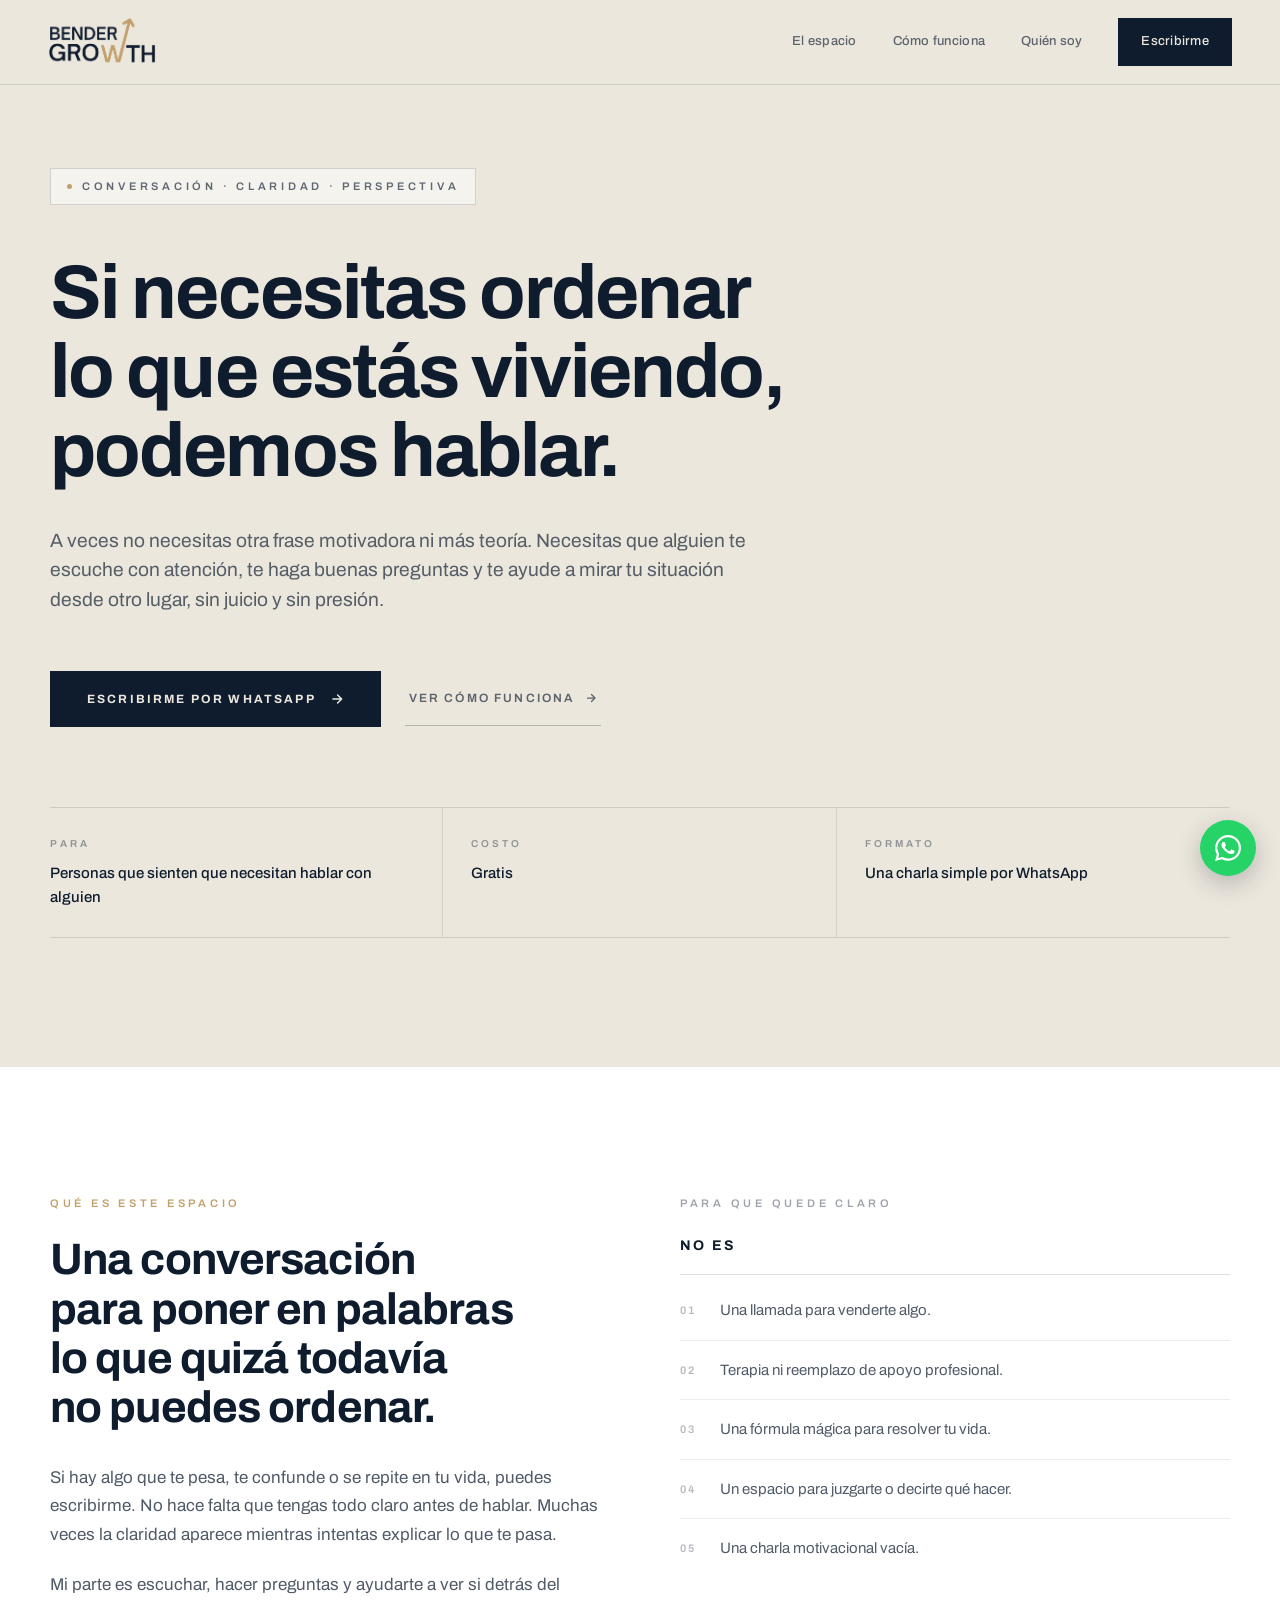
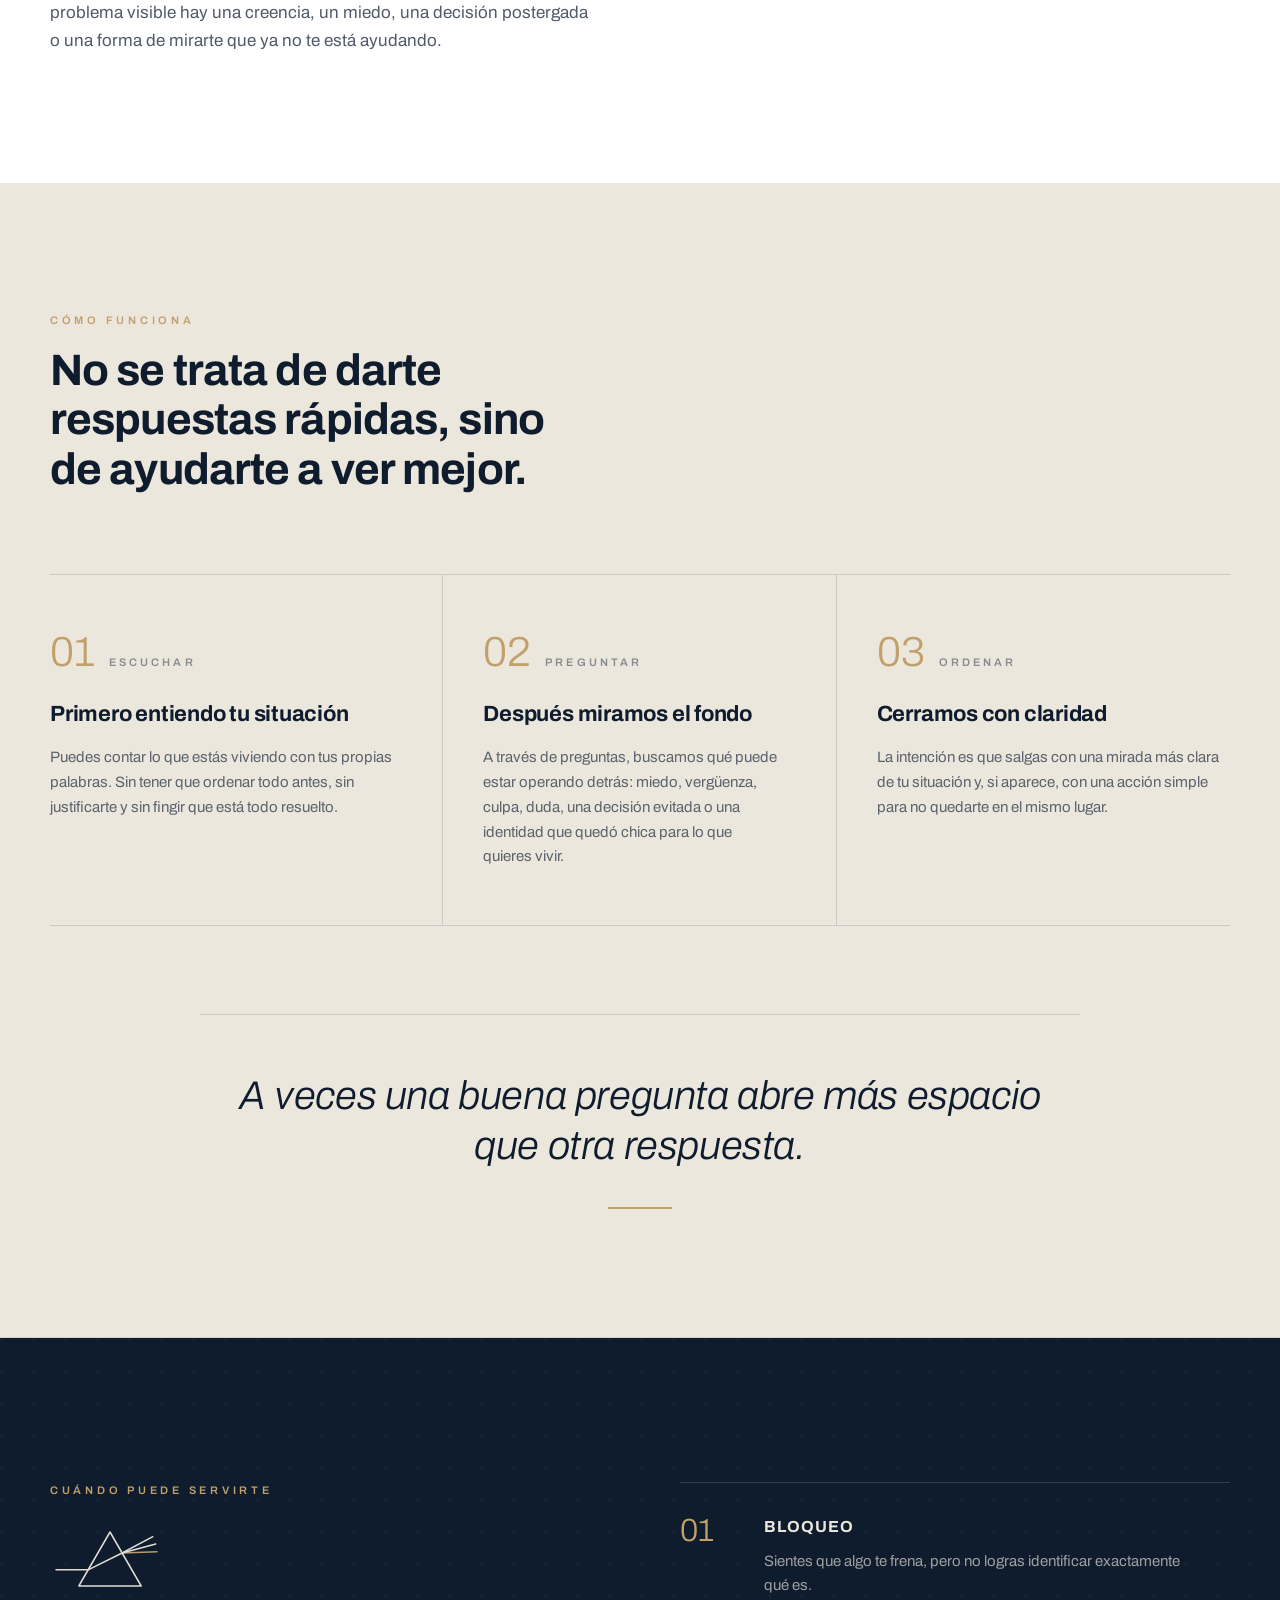
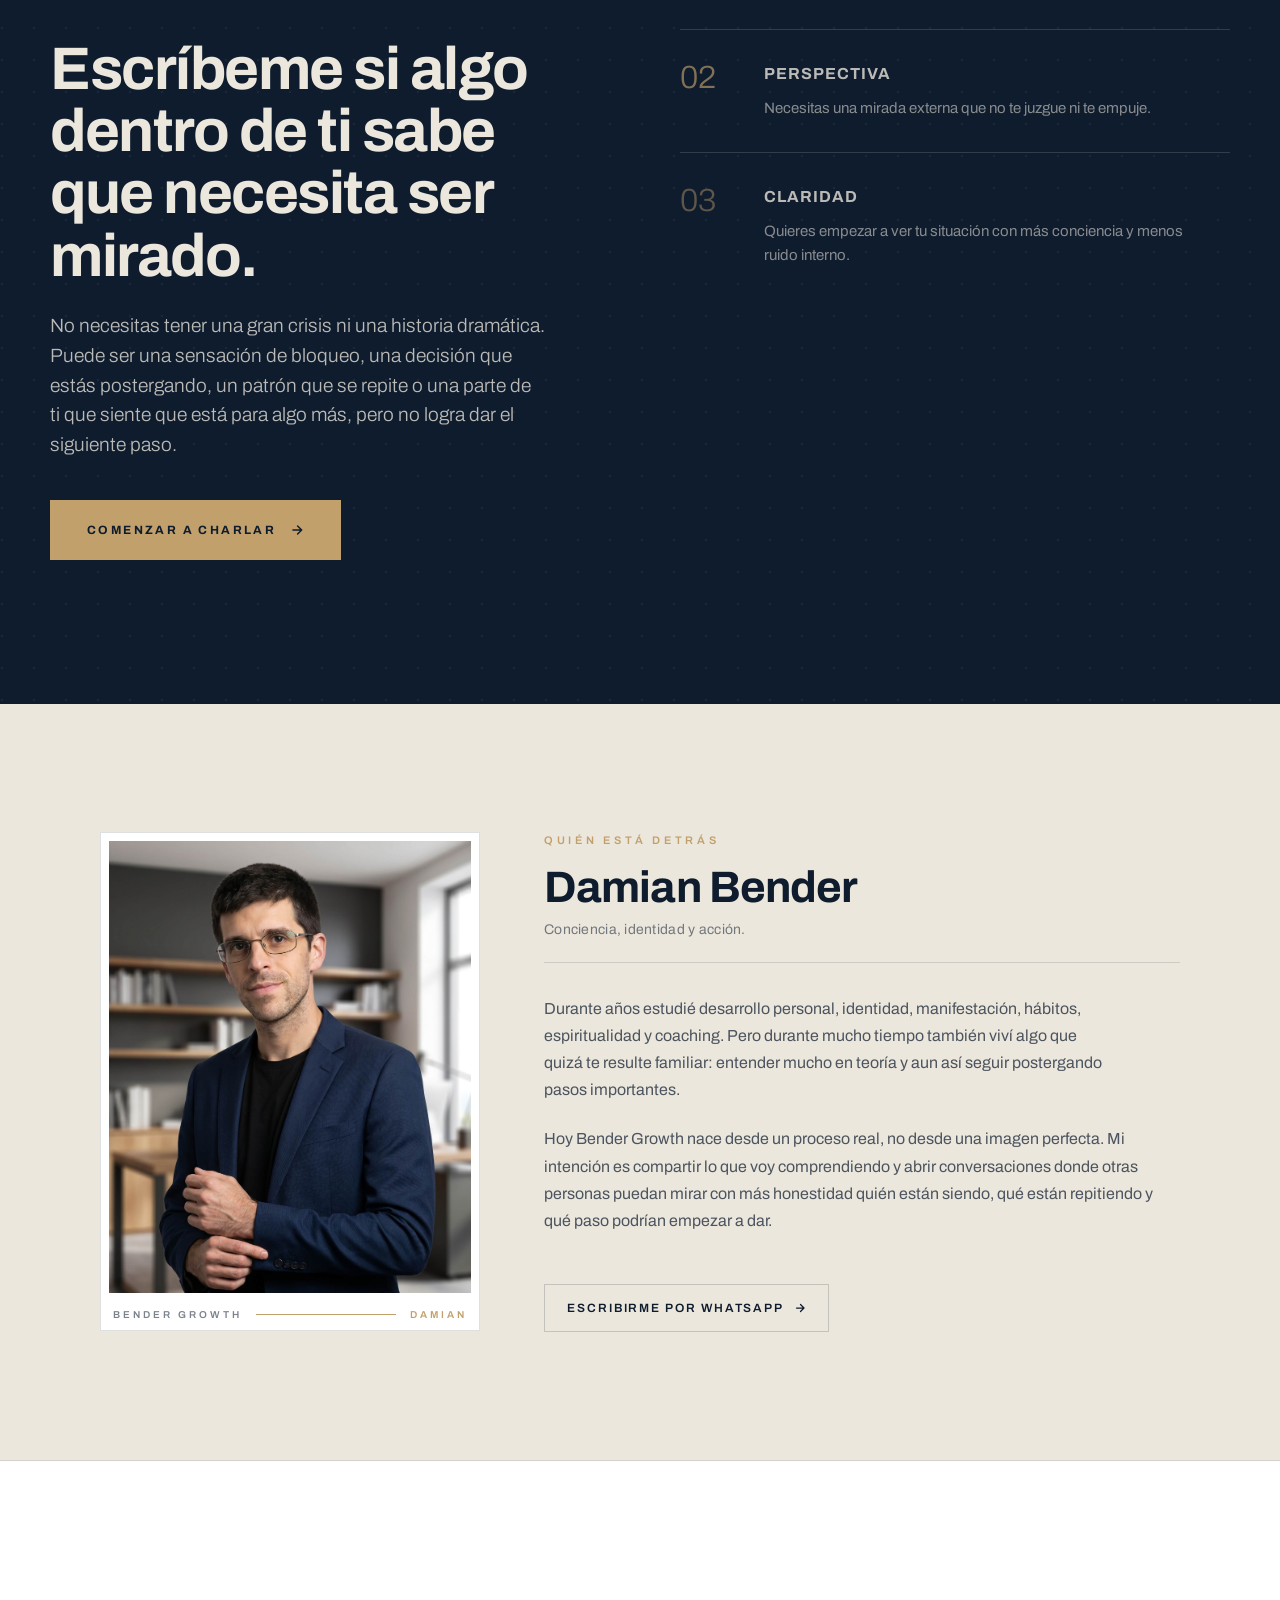
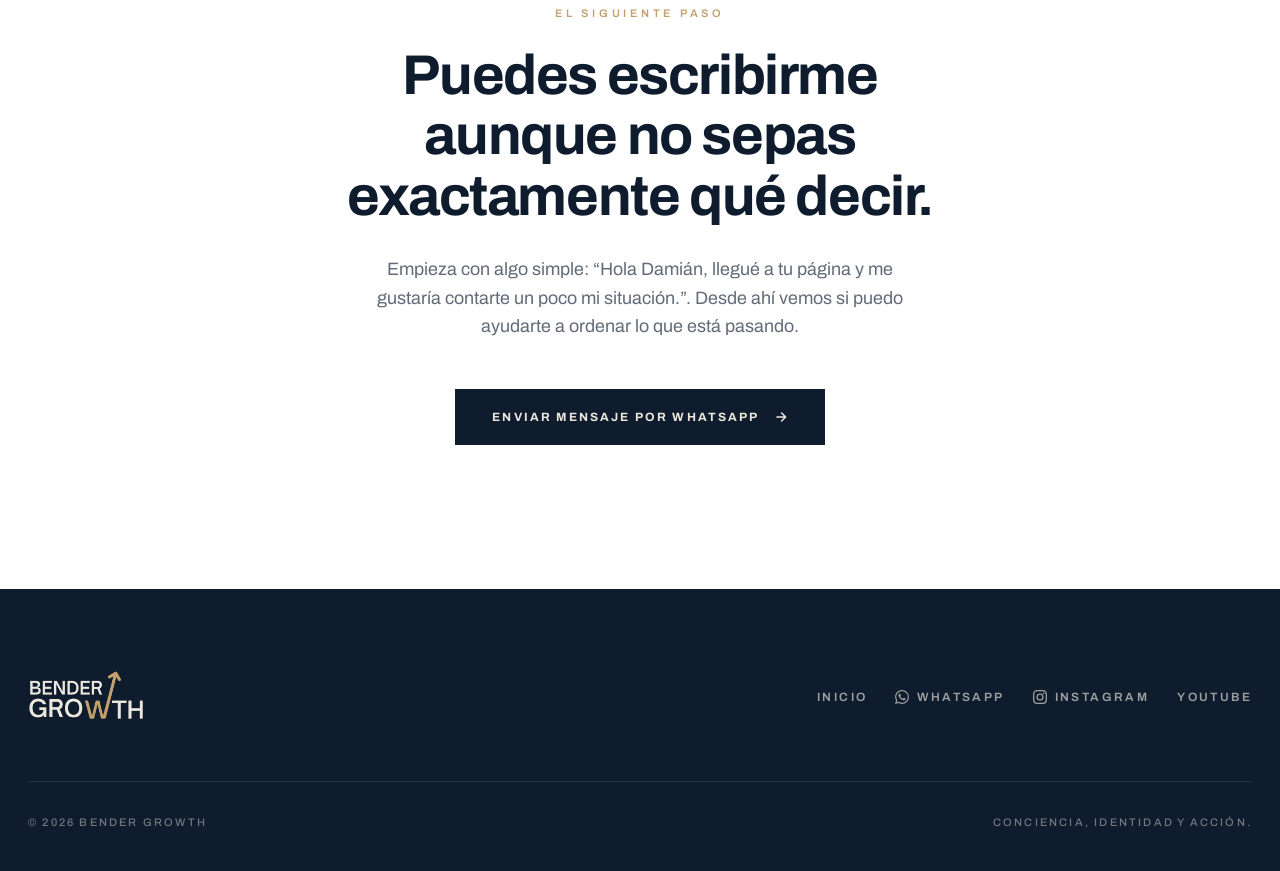
<file: index.html>
<!DOCTYPE html>
<html lang="es">
<head>
  <meta charset="UTF-8" />
  <meta name="viewport" content="width=device-width, initial-scale=1.0" />

  <!-- Primary -->
  <title>Bender Growth · Un espacio para hablar con claridad</title>
  <meta name="description" content="Un espacio gratuito para hablar, ordenar lo que estás viviendo y mirar tu situación desde otra perspectiva. Escríbeme por WhatsApp y comenzamos a charlar." />
  <link rel="canonical" href="/" />
  <meta name="author" content="Damian Bender" />
  <meta name="theme-color" content="#0E1C2E" />

  <!-- Favicons -->
  <link rel="icon" href="/assets/favicon/favicon.ico" sizes="any" />
  <link rel="icon" type="image/png" sizes="32x32" href="/assets/favicon/favicon-32x32.png" />
  <link rel="apple-touch-icon" href="/assets/favicon/apple-touch-icon.png" />

  <!-- Open Graph -->
  <meta property="og:type" content="website" />
  <meta property="og:site_name" content="Bender Growth" />
  <meta property="og:locale" content="es" />
  <meta property="og:title" content="Bender Growth · Un espacio para hablar con claridad" />
  <meta property="og:description" content="Si necesitas que alguien te escuche, te haga buenas preguntas y te ayude a mirar lo que estás viviendo desde otra perspectiva, puedes escribirme por WhatsApp." />
  <meta property="og:url" content="https://bendergrowth.org/" />
  <meta property="og:image" content="https://bendergrowth.org/assets/img/og-home.png" />
  <meta property="og:image:width" content="1200" />
  <meta property="og:image:height" content="630" />
  <meta property="og:image:alt" content="Bender Growth" />

  <!-- Twitter -->
  <meta name="twitter:card" content="summary_large_image" />
  <meta name="twitter:title" content="Bender Growth · Un espacio para hablar con claridad" />
  <meta name="twitter:description" content="Un espacio gratuito para hablar, ordenar lo que estás viviendo y mirar tu situación desde otra perspectiva." />
  <meta name="twitter:image" content="https://bendergrowth.org/assets/img/og-home.png" />

  <!-- Fonts -->
  <link rel="preconnect" href="https://fonts.googleapis.com" />
  <link rel="preconnect" href="https://fonts.gstatic.com" crossorigin />
  <link href="https://fonts.googleapis.com/css2?family=Archivo:wght@300;400;500;600;700&display=swap" rel="stylesheet" />

  <!-- Styles -->
  <link rel="stylesheet" href="/css/global.css" />
  <link rel="stylesheet" href="/css/home.css" />

  <!-- Structured data -->
  <script type="application/ld+json">
  {
    "@context": "https://schema.org",
    "@type": "Person",
    "name": "Damian Bender",
    "url": "https://bendergrowth.org/",
    "image": "https://bendergrowth.org/assets/img/og-home.png",
    "jobTitle": "Creador de Bender Growth",
    "description": "Acompaño conversaciones de claridad personal desde escucha, preguntas, conciencia, identidad y acción.",
    "sameAs": [
      "https://www.youtube.com/@DamianBenderGrowth",
      "https://www.instagram.com/bendergrowth"
    ]
  }
  </script>
</head>
<body>

  <!-- NAV -->
  <nav class="nav">
    <div class="nav-inner">
      <a href="#top" class="nav-logo" aria-label="Bender Growth · Inicio">
        <img src="/assets/img/logos/logo-bendergrowth-dark.png" alt="Bender Growth" width="180" height="52" />
      </a>
      <div class="nav-links">
        <a href="#espacio">El espacio</a>
        <a href="#charla">Cómo funciona</a>
        <a href="#fundador">Quién soy</a>
        <a href="https://wa.me/543794273789?text=Hola%20Dami%C3%A1n%2C%20llegu%C3%A9%20a%20tu%20p%C3%A1gina%20y%20me%20gustar%C3%ADa%20contarte%20un%20poco%20mi%20situaci%C3%B3n." target="_blank" rel="noopener noreferrer" class="nav-cta">
          Escribirme
        </a>
      </div>
    </div>
  </nav>

  <main>

  <!-- HERO -->
  <section id="top" class="hero">
    <div class="hero-inner">
      <span class="eyebrow-pill">Conversación · claridad · perspectiva</span>
      <h1>Si necesitas ordenar lo que estás viviendo, podemos hablar.</h1>
      <p class="lead">
        A veces no necesitas otra frase motivadora ni más teoría. Necesitas que alguien te escuche con atención, te haga buenas preguntas y te ayude a mirar tu situación desde otro lugar, sin juicio y sin presión.
      </p>
      <div class="hero-actions">
        <a href="https://wa.me/543794273789?text=Hola%20Dami%C3%A1n%2C%20llegu%C3%A9%20a%20tu%20p%C3%A1gina%20y%20me%20gustar%C3%ADa%20contarte%20un%20poco%20mi%20situaci%C3%B3n." target="_blank" rel="noopener noreferrer" class="btn-dark">
          Escribirme por WhatsApp
          <svg width="14" height="14" viewBox="0 0 24 24" fill="none" stroke="currentColor" stroke-width="2.5" stroke-linecap="round" stroke-linejoin="round" aria-hidden="true"><path d="M5 12h14M13 5l7 7-7 7"/></svg>
        </a>
        <a href="#charla" class="btn-ghost">
          Ver cómo funciona
          <svg width="12" height="12" viewBox="0 0 24 24" fill="none" stroke="currentColor" stroke-width="2.5" stroke-linecap="round" stroke-linejoin="round" aria-hidden="true"><path d="M5 12h14M13 5l7 7-7 7"/></svg>
        </a>
      </div>

      <!-- Strip de contexto -->
      <div class="strip">
        <div>
          <span class="strip-label">Para</span>
          <span class="strip-value">Personas que sienten que necesitan hablar con alguien</span>
        </div>
        <div>
          <span class="strip-label">Costo</span>
          <span class="strip-value">Gratis</span>
        </div>
        <div>
          <span class="strip-label">Formato</span>
          <span class="strip-value">Una charla simple por WhatsApp</span>
        </div>
      </div>
    </div>
  </section>

  <!-- QUÉ ES / NO ES -->
  <section id="espacio" class="section white">
    <div class="section-inner">
      <div class="grid-2">
        <div class="lead-block">
          <span class="eyebrow" style="display:block; margin-bottom:24px;">Qué es este espacio</span>
          <h2 class="section-title" style="margin-bottom:32px;">
            Una conversación para poner en palabras lo que quizá todavía no puedes ordenar.
          </h2>
          <p>
            Si hay algo que te pesa, te confunde o se repite en tu vida, puedes escribirme. No hace falta que tengas todo claro antes de hablar. Muchas veces la claridad aparece mientras intentas explicar lo que te pasa.
          </p>
          <p>
            Mi parte es escuchar, hacer preguntas y ayudarte a ver si detrás del problema visible hay una creencia, un miedo, una decisión postergada o una forma de mirarte que ya no te está ayudando.
          </p>
        </div>

        <div class="nosomos">
          <span class="eyebrow" style="display:block; margin-bottom:24px; color: rgba(14,28,46,0.40);">Para que quede claro</span>
          <h3>No es</h3>
          <ul>
            <li><span>01</span><span>Una llamada para venderte algo.</span></li>
            <li><span>02</span><span>Terapia ni reemplazo de apoyo profesional.</span></li>
            <li><span>03</span><span>Una fórmula mágica para resolver tu vida.</span></li>
            <li><span>04</span><span>Un espacio para juzgarte o decirte qué hacer.</span></li>
            <li><span>05</span><span>Una charla motivacional vacía.</span></li>
          </ul>
        </div>
      </div>
    </div>
  </section>

  <!-- CÓMO FUNCIONA -->
  <section id="charla" class="section bone">
    <div class="section-inner">
      <div style="margin-bottom: 80px; max-width: 760px;">
        <span class="eyebrow" style="display:block; margin-bottom:18px;">Cómo funciona</span>
        <h2 class="section-title">
          No se trata de darte respuestas rápidas, sino de ayudarte a ver mejor.
        </h2>
      </div>

      <div class="three-cards">
        <div>
          <div class="num"><span>01</span><span>Escuchar</span></div>
          <h3>Primero entiendo tu situación</h3>
          <p>
            Puedes contar lo que estás viviendo con tus propias palabras. Sin tener que ordenar todo antes, sin justificarte y sin fingir que está todo resuelto.
          </p>
        </div>
        <div>
          <div class="num"><span>02</span><span>Preguntar</span></div>
          <h3>Después miramos el fondo</h3>
          <p>
            A través de preguntas, buscamos qué puede estar operando detrás: miedo, vergüenza, culpa, duda, una decisión evitada o una identidad que quedó chica para lo que quieres vivir.
          </p>
        </div>
        <div>
          <div class="num"><span>03</span><span>Ordenar</span></div>
          <h3>Cerramos con claridad</h3>
          <p>
            La intención es que salgas con una mirada más clara de tu situación y, si aparece, con una acción simple para no quedarte en el mismo lugar.
          </p>
        </div>
      </div>

      <p class="standalone-quote">
        A veces una buena pregunta abre más espacio que otra respuesta.
      </p>
    </div>
  </section>

  <!-- CUÁNDO ESCRIBIR -->
  <section class="section dark" style="padding: 144px 28px;">
    <div class="dotgrid"></div>
    <div class="section-inner" style="position: relative;">
      <div class="prisma-grid">
        <div>
          <span class="eyebrow" style="display:block; margin-bottom: 24px;">Cuándo puede servirte</span>

          <svg class="prisma-mark" width="120" height="72" viewBox="-100 -60 200 120" fill="none" stroke-width="2.5" stroke-linecap="round" stroke-linejoin="round" aria-hidden="true">
            <line stroke="#ECE7DD" x1="-90" y1="18" x2="-36.4" y2="18"/>
            <path stroke="#ECE7DD" d="M -52 45 L 0 -45 L 52 45 Z"/>
            <line stroke="#ECE7DD" x1="-36.4" y1="18" x2="20.2" y2="-10"/>
            <line stroke="#C2A06B" x1="20.2" y1="-10" x2="78.2" y2="-12"/>
            <line stroke="#ECE7DD" x1="20.2" y1="-10" x2="76.2" y2="-25"/>
            <line stroke="#ECE7DD" x1="20.2" y1="-10" x2="71.4" y2="-37.2"/>
          </svg>

          <h2>Escríbeme si algo dentro de ti sabe que necesita ser mirado.</h2>
          <p class="lead">
            No necesitas tener una gran crisis ni una historia dramática. Puede ser una sensación de bloqueo, una decisión que estás postergando, un patrón que se repite o una parte de ti que siente que está para algo más, pero no logra dar el siguiente paso.
          </p>

          <a href="https://wa.me/543794273789?text=Hola%20Dami%C3%A1n%2C%20llegu%C3%A9%20a%20tu%20p%C3%A1gina%20y%20me%20gustar%C3%ADa%20contarte%20un%20poco%20mi%20situaci%C3%B3n." target="_blank" rel="noopener noreferrer" class="btn-gold">
            Comenzar a charlar
            <svg width="14" height="14" viewBox="0 0 24 24" fill="none" stroke="currentColor" stroke-width="2.5" stroke-linecap="round" stroke-linejoin="round" aria-hidden="true"><path d="M5 12h14M13 5l7 7-7 7"/></svg>
          </a>
        </div>

        <div class="etapas-mini">
          <div class="e-1">
            <span class="e-num">01</span>
            <div>
              <h3>Bloqueo</h3>
              <p>Sientes que algo te frena, pero no logras identificar exactamente qué es.</p>
            </div>
          </div>
          <div class="e-2">
            <span class="e-num">02</span>
            <div>
              <h3>Perspectiva</h3>
              <p>Necesitas una mirada externa que no te juzgue ni te empuje.</p>
            </div>
          </div>
          <div class="e-3">
            <span class="e-num">03</span>
            <div>
              <h3>Claridad</h3>
              <p>Quieres empezar a ver tu situación con más conciencia y menos ruido interno.</p>
            </div>
          </div>
        </div>
      </div>
    </div>
  </section>

  <!-- FUNDADOR -->
  <section id="fundador" class="section bone">
    <div class="section-inner" style="max-width: 1080px;">
      <div class="fundador-grid">
        <div class="photo-frame">
          <div class="photo" role="img" aria-label="Retrato de Damian Bender"></div>
          <div class="photo-meta">
            <span>Bender Growth</span>
            <span class="hr-gold"></span>
            <span>Damian</span>
          </div>
        </div>

        <div class="fundador-content">
          <span class="eyebrow" style="display:block; margin-bottom:16px;">Quién está detrás</span>
          <h2>Damian Bender</h2>
          <p class="fundador-role">Conciencia, identidad y acción.</p>

          <p class="bio">
            Durante años estudié desarrollo personal, identidad, manifestación, hábitos, espiritualidad y coaching. Pero durante mucho tiempo también viví algo que quizá te resulte familiar: entender mucho en teoría y aun así seguir postergando pasos importantes.
          </p>
          <p class="bio">
            Hoy Bender Growth nace desde un proceso real, no desde una imagen perfecta. Mi intención es compartir lo que voy comprendiendo y abrir conversaciones donde otras personas puedan mirar con más honestidad quién están siendo, qué están repitiendo y qué paso podrían empezar a dar.
          </p>

          <a href="https://wa.me/543794273789?text=Hola%20Dami%C3%A1n%2C%20llegu%C3%A9%20a%20tu%20p%C3%A1gina%20y%20me%20gustar%C3%ADa%20contarte%20un%20poco%20mi%20situaci%C3%B3n." target="_blank" rel="noopener noreferrer" class="li-btn">
            Escribirme por WhatsApp
            <svg width="12" height="12" viewBox="0 0 24 24" fill="none" stroke="currentColor" stroke-width="2.5" stroke-linecap="round" stroke-linejoin="round" aria-hidden="true"><path d="M5 12h14M13 5l7 7-7 7"/></svg>
          </a>
        </div>
      </div>
    </div>
  </section>

  <!-- CTA FINAL -->
  <section class="cta-final">
    <div class="cta-final-inner">
      <span class="eyebrow" style="display:block; margin-bottom:24px;">El siguiente paso</span>
      <h2>Puedes escribirme aunque no sepas exactamente qué decir.</h2>
      <p>
        Empieza con algo simple: “Hola Damián, llegué a tu página y me gustaría contarte un poco mi situación.”. Desde ahí vemos si puedo ayudarte a ordenar lo que está pasando.
      </p>

      <a href="https://wa.me/543794273789?text=Hola%20Dami%C3%A1n%2C%20llegu%C3%A9%20a%20tu%20p%C3%A1gina%20y%20me%20gustar%C3%ADa%20contarte%20un%20poco%20mi%20situaci%C3%B3n." target="_blank" rel="noopener noreferrer" class="btn-dark">
        Enviar mensaje por WhatsApp
        <svg width="14" height="14" viewBox="0 0 24 24" fill="none" stroke="currentColor" stroke-width="2.5" stroke-linecap="round" stroke-linejoin="round" aria-hidden="true"><path d="M5 12h14M13 5l7 7-7 7"/></svg>
      </a>
    </div>
  </section>

  </main>

  <!-- FOOTER -->
  <footer>
    <div class="footer-inner">
      <div class="footer-top">
        <a href="#top" class="footer-logo" aria-label="Bender Growth · Inicio">
          <img src="/assets/img/logos/logo-bendergrowth-light.png" alt="Bender Growth" width="180" height="56" />
        </a>

        <nav class="footer-nav" aria-label="Pie de página">
          <a href="#top">Inicio</a>
          <a href="https://wa.me/543794273789?text=Hola%20Dami%C3%A1n%2C%20llegu%C3%A9%20a%20tu%20p%C3%A1gina%20y%20me%20gustar%C3%ADa%20contarte%20un%20poco%20mi%20situaci%C3%B3n." target="_blank" rel="noopener noreferrer" class="footer-li">
            <svg width="14" height="14" viewBox="0 0 24 24" fill="currentColor" aria-hidden="true"><path d="M17.472 14.382c-.297-.149-1.758-.867-2.03-.967-.273-.099-.471-.148-.67.15-.197.297-.767.966-.94 1.164-.173.199-.347.223-.644.075-.297-.15-1.255-.463-2.39-1.475-.883-.788-1.48-1.761-1.653-2.059-.173-.297-.018-.458.13-.606.134-.133.298-.347.446-.52.149-.174.198-.298.298-.497.099-.198.05-.371-.025-.52-.075-.149-.669-1.612-.916-2.207-.242-.579-.487-.5-.669-.51-.173-.008-.371-.01-.57-.01-.198 0-.52.074-.792.372s-1.04 1.016-1.04 2.479 1.065 2.876 1.213 3.074c.149.198 2.096 3.2 5.077 4.487.71.306 1.263.489 1.694.625.712.227 1.36.195 1.871.118.571-.085 1.758-.719 2.006-1.413.248-.694.248-1.289.173-1.413-.074-.124-.272-.198-.57-.347m-5.421 7.403h-.004a9.87 9.87 0 0 1-5.031-1.378l-.361-.214-3.741.982.998-3.648-.235-.374a9.86 9.86 0 0 1-1.51-5.26c.001-5.45 4.436-9.884 9.888-9.884 2.64 0 5.122 1.03 6.988 2.898a9.825 9.825 0 0 1 2.893 6.994c-.003 5.45-4.437 9.884-9.885 9.884m8.413-18.297A11.815 11.815 0 0 0 12.05 0C5.495 0 .16 5.335.157 11.892c0 2.096.547 4.142 1.588 5.945L.057 24l6.305-1.654a11.882 11.882 0 0 0 5.683 1.448h.005c6.554 0 11.89-5.335 11.893-11.893A11.821 11.821 0 0 0 20.464 3.488"/></svg>
            WhatsApp
          </a>
          <a href="https://www.instagram.com/bendergrowth" target="_blank" rel="noopener noreferrer" class="footer-li">
            <svg width="14" height="14" viewBox="0 0 24 24" fill="currentColor" aria-hidden="true"><path d="M12 2.163c3.204 0 3.584.012 4.85.07 3.252.148 4.771 1.691 4.919 4.919.058 1.265.069 1.645.069 4.849 0 3.205-.012 3.584-.069 4.849-.149 3.225-1.664 4.771-4.919 4.919-1.266.058-1.644.07-4.85.07-3.204 0-3.584-.012-4.849-.07-3.26-.149-4.771-1.699-4.919-4.92-.058-1.265-.07-1.644-.07-4.849 0-3.204.013-3.583.07-4.849.149-3.227 1.664-4.771 4.919-4.919 1.266-.057 1.645-.069 4.849-.069M12 0C8.741 0 8.333.014 7.053.072 2.695.272.273 2.69.073 7.052.014 8.333 0 8.741 0 12c0 3.259.014 3.668.072 4.948.2 4.358 2.618 6.78 6.98 6.98C8.333 23.986 8.741 24 12 24c3.259 0 3.668-.014 4.948-.072 4.354-.2 6.782-2.618 6.979-6.98.059-1.28.073-1.689.073-4.948 0-3.259-.014-3.667-.072-4.947-.196-4.354-2.617-6.78-6.979-6.98C15.668.014 15.259 0 12 0m0 5.838a6.162 6.162 0 100 12.324 6.162 6.162 0 000-12.324M12 16a4 4 0 110-8 4 4 0 010 8m6.406-11.845a1.44 1.44 0 100 2.881 1.44 1.44 0 000-2.881"/></svg>
            Instagram
          </a>
          <a href="https://www.youtube.com/@DamianBenderGrowth" target="_blank" rel="noopener noreferrer" class="footer-li">
            YouTube
          </a>
        </nav>
      </div>

      <div class="footer-bottom">
        <span>© <span data-year>2026</span> Bender Growth</span>
        <span>Conciencia, identidad y acción.</span>
      </div>
    </div>
  </footer>

  <!-- Floating WhatsApp -->
  <a href="https://wa.me/543794273789?text=Hola%20Dami%C3%A1n%2C%20llegu%C3%A9%20a%20tu%20p%C3%A1gina%20y%20me%20gustar%C3%ADa%20contarte%20un%20poco%20mi%20situaci%C3%B3n." target="_blank" rel="noopener noreferrer" aria-label="Escribir por WhatsApp" class="wa-float">
    <svg width="26" height="26" viewBox="0 0 24 24" fill="#FFFFFF" aria-hidden="true"><path d="M17.472 14.382c-.297-.149-1.758-.867-2.03-.967-.273-.099-.471-.148-.67.15-.197.297-.767.966-.94 1.164-.173.199-.347.223-.644.075-.297-.15-1.255-.463-2.39-1.475-.883-.788-1.48-1.761-1.653-2.059-.173-.297-.018-.458.13-.606.134-.133.298-.347.446-.52.149-.174.198-.298.298-.497.099-.198.05-.371-.025-.52-.075-.149-.669-1.612-.916-2.207-.242-.579-.487-.5-.669-.51-.173-.008-.371-.01-.57-.01-.198 0-.52.074-.792.372s-1.04 1.016-1.04 2.479 1.065 2.876 1.213 3.074c.149.198 2.096 3.2 5.077 4.487.71.306 1.263.489 1.694.625.712.227 1.36.195 1.871.118.571-.085 1.758-.719 2.006-1.413.248-.694.248-1.289.173-1.413-.074-.124-.272-.198-.57-.347m-5.421 7.403h-.004a9.87 9.87 0 0 1-5.031-1.378l-.361-.214-3.741.982.998-3.648-.235-.374a9.86 9.86 0 0 1-1.51-5.26c.001-5.45 4.436-9.884 9.888-9.884 2.64 0 5.122 1.03 6.988 2.898a9.825 9.825 0 0 1 2.893 6.994c-.003 5.45-4.437 9.884-9.885 9.884m8.413-18.297A11.815 11.815 0 0 0 12.05 0C5.495 0 .16 5.335.157 11.892c0 2.096.547 4.142 1.588 5.945L.057 24l6.305-1.654a11.882 11.882 0 0 0 5.683 1.448h.005c6.554 0 11.89-5.335 11.893-11.893A11.821 11.821 0 0 0 20.464 3.488"/></svg>
  </a>

  <script src="/js/main.js" defer></script>
</body>
</html>
</file>
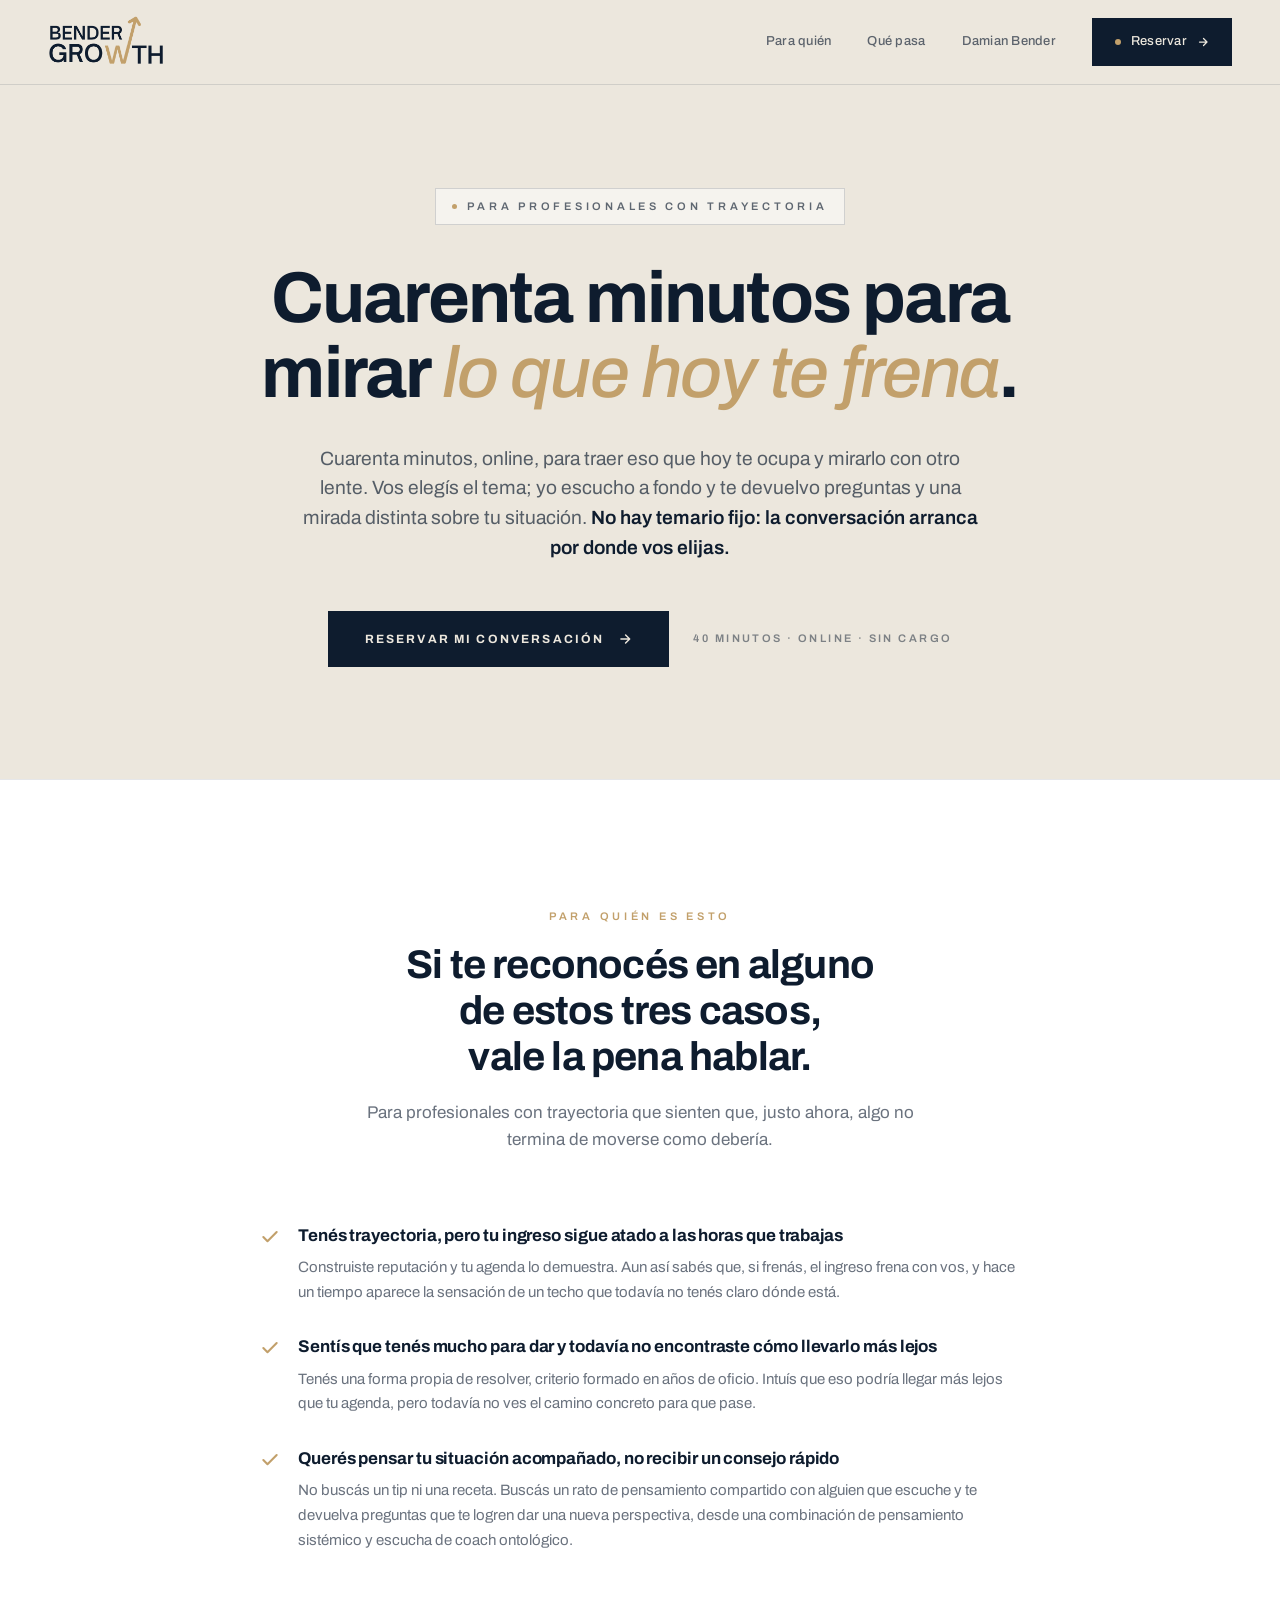
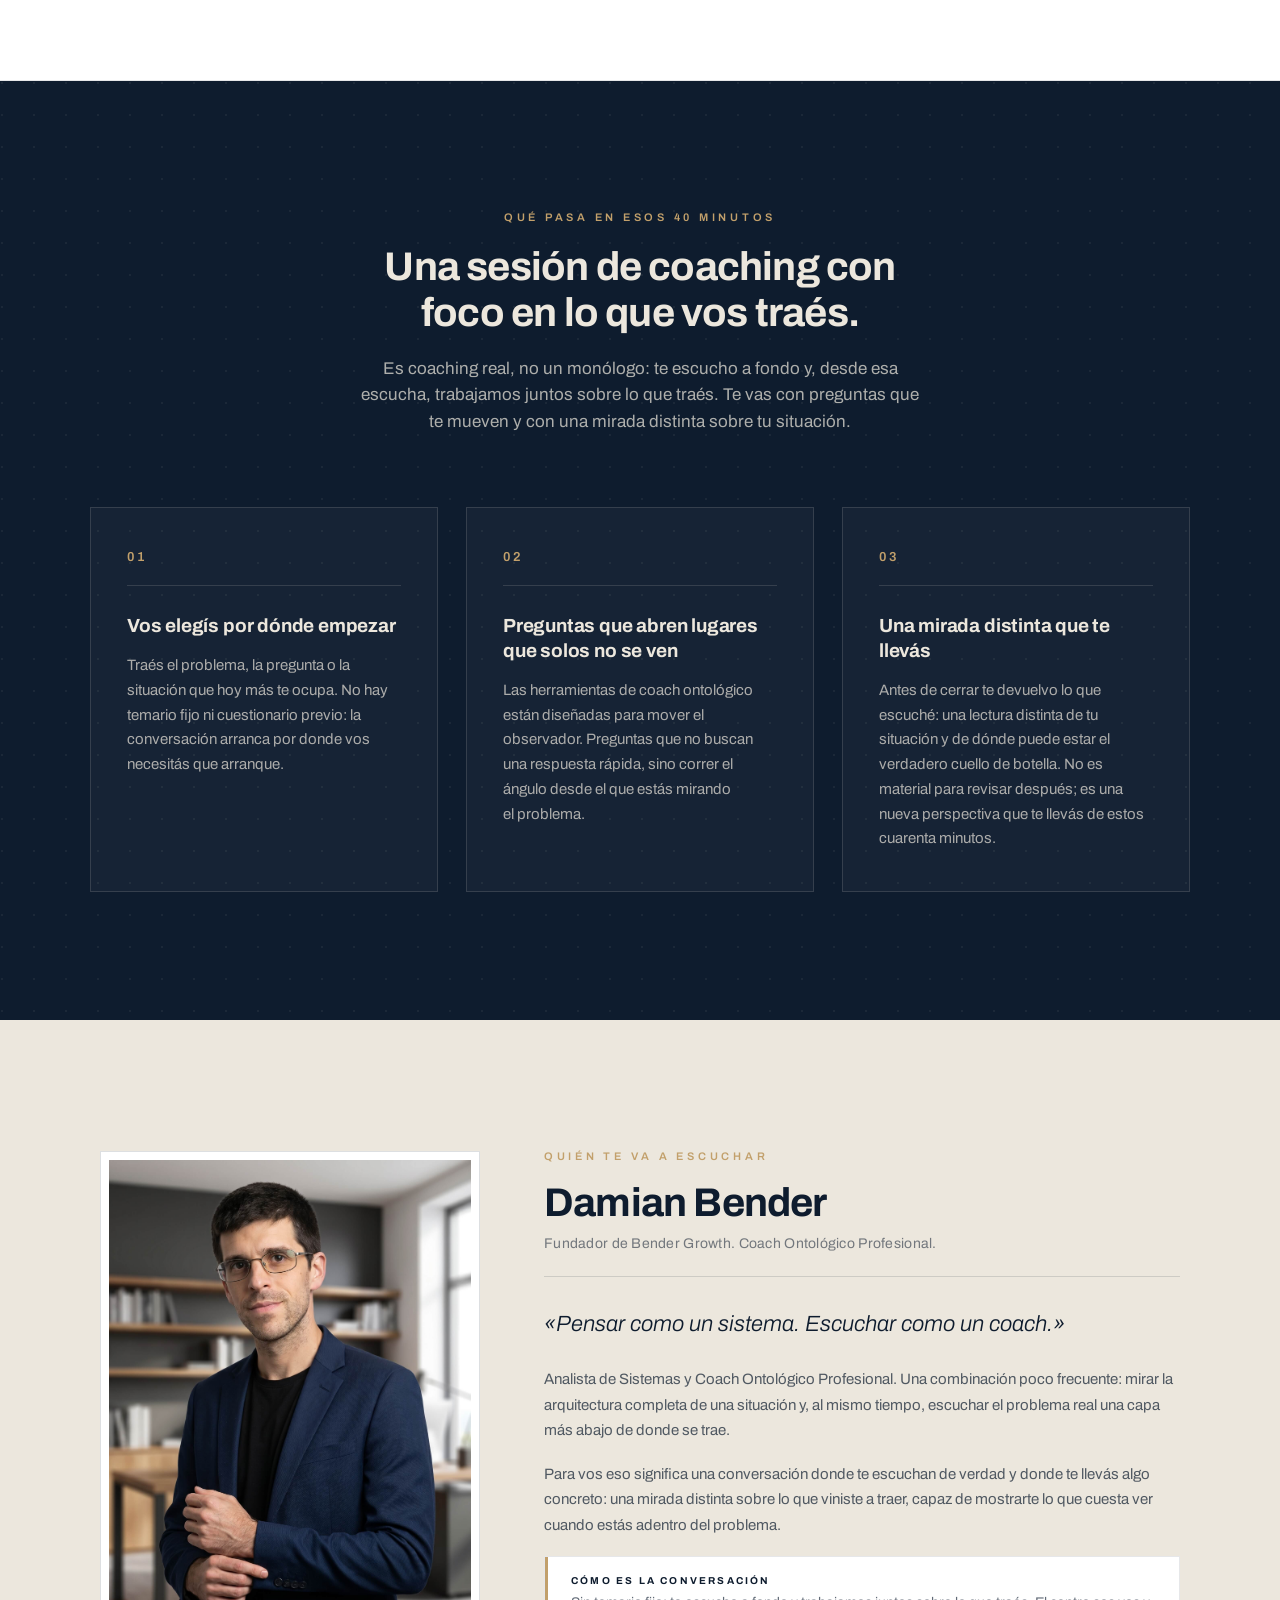
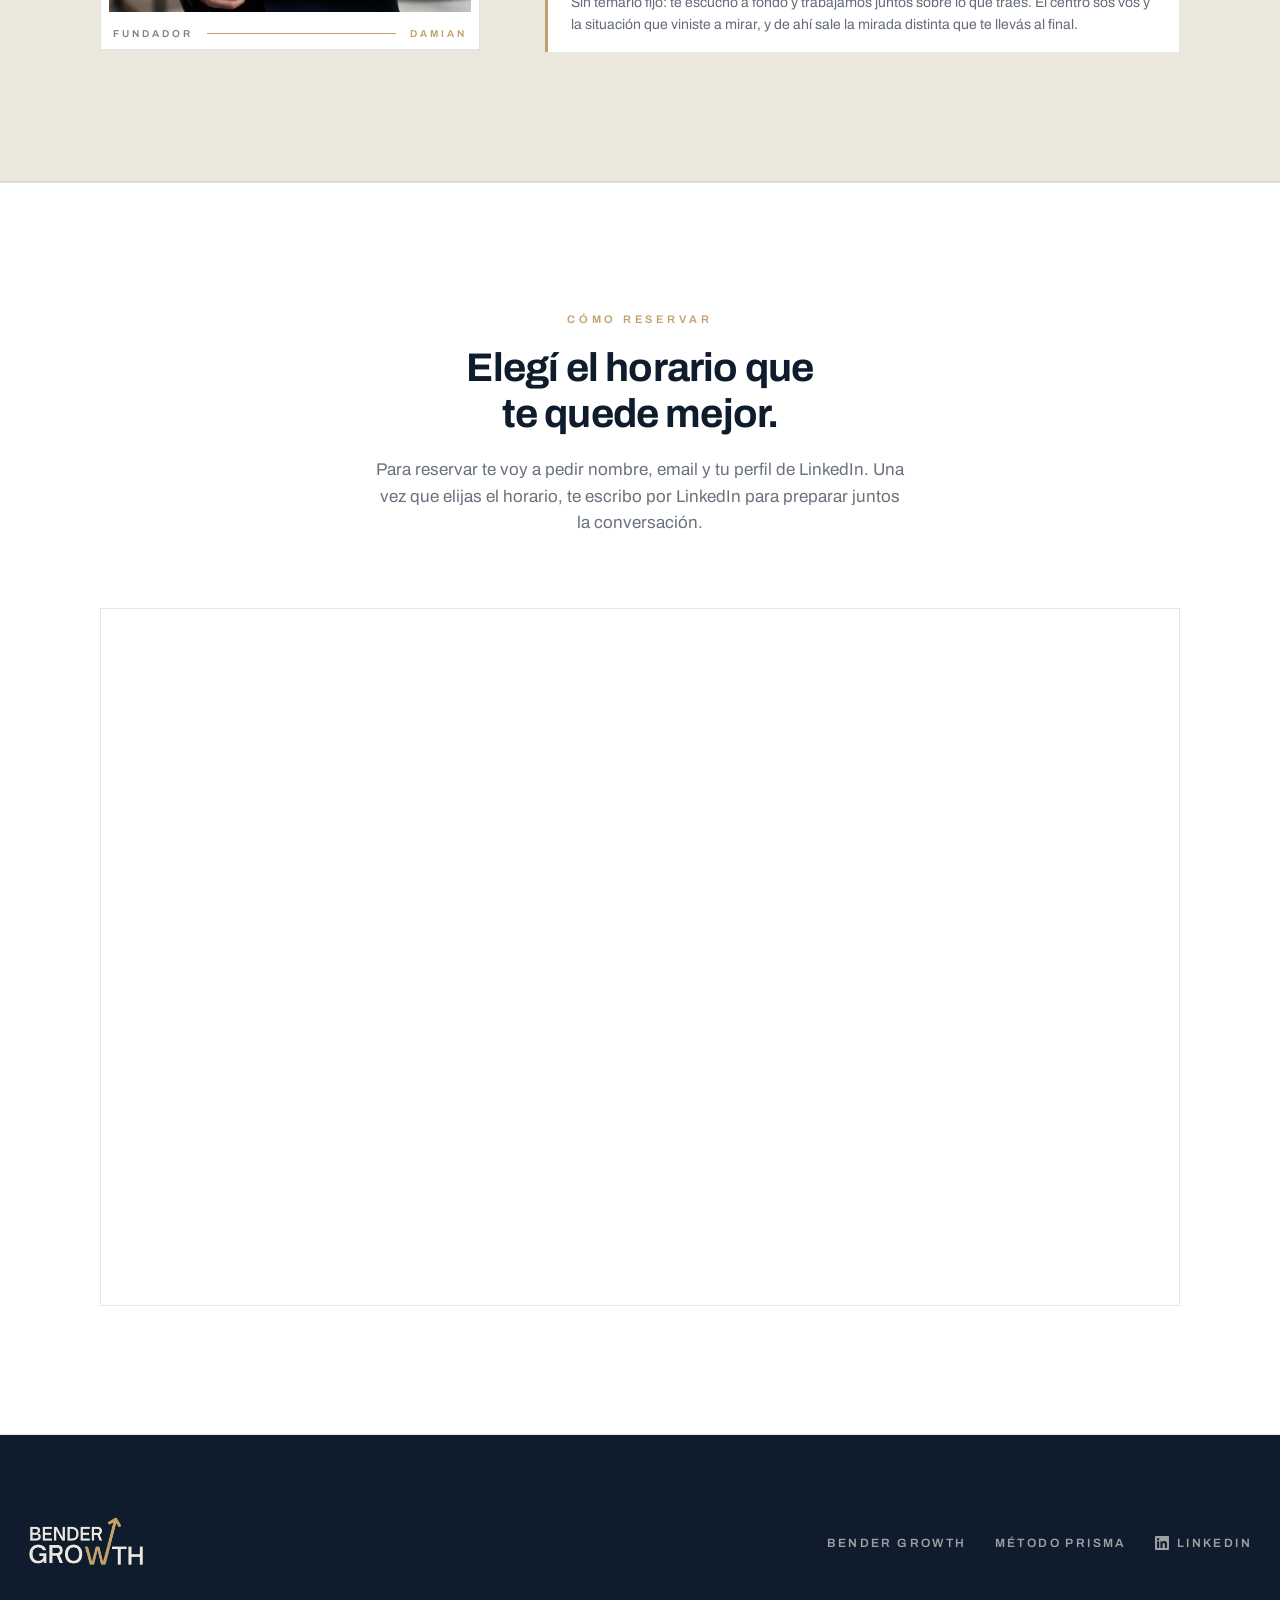
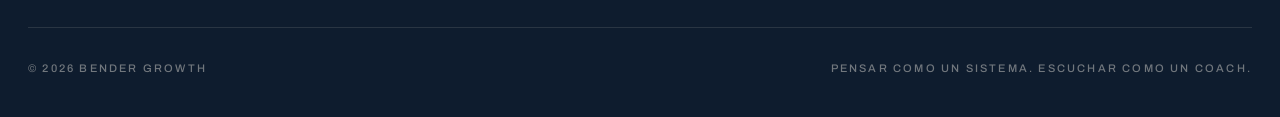
<file: conversaciones/index.html>
<!DOCTYPE html>
<html lang="es">

<head>
  <meta charset="UTF-8" />
  <meta name="viewport" content="width=device-width, initial-scale=1.0" />

  <!-- Primary -->
  <title>Conversaciones · Bender Growth</title>
  <meta name="description"
    content="Cuarenta minutos, online y sin cargo, para mirar con otro lente lo que hoy te frena. Una sesión de coaching donde traés vos el tema y te llevás preguntas y una mirada distinta sobre tu situación." />
  <link rel="canonical" href="/conversaciones" />
  <meta name="author" content="Damian Bender" />
  <meta name="theme-color" content="#0E1C2E" />

  <!-- Favicons -->
  <link rel="icon" href="/assets/favicon/favicon.ico" sizes="any" />
  <link rel="icon" type="image/png" sizes="32x32" href="/assets/favicon/favicon-32x32.png" />
  <link rel="apple-touch-icon" href="/assets/favicon/apple-touch-icon.png" />

  <!-- Open Graph -->
  <meta property="og:type" content="website" />
  <meta property="og:site_name" content="Bender Growth" />
  <meta property="og:locale" content="es_AR" />
  <meta property="og:title" content="Conversaciones · Bender Growth" />
  <meta property="og:description"
    content="Cuarenta minutos, online, para mirar lo que hoy te frena. Una sesión de coaching donde traés el tema y te llevás una mirada distinta sobre tu situación." />
  <meta property="og:url" content="https://bendergrowth.org/conversaciones" />
  <meta property="og:image" content="https://bendergrowth.org/assets/img/og-conversaciones.png" />
  <meta property="og:image:width" content="1200" />
  <meta property="og:image:height" content="630" />
  <meta property="og:image:alt" content="Conversaciones · Bender Growth" />

  <!-- Twitter -->
  <meta name="twitter:card" content="summary_large_image" />
  <meta name="twitter:title" content="Conversaciones · Bender Growth" />
  <meta name="twitter:description"
    content="Cuarenta minutos, online, para mirar lo que hoy te frena. Una sesión de coaching donde traés el tema y te llevás una mirada distinta sobre tu situación." />
  <meta name="twitter:image" content="https://bendergrowth.org/assets/img/og-conversaciones.png" />

  <!-- Fonts -->
  <link rel="preconnect" href="https://fonts.googleapis.com" />
  <link rel="preconnect" href="https://fonts.gstatic.com" crossorigin />
  <link href="https://fonts.googleapis.com/css2?family=Archivo:wght@300;400;500;600;700&display=swap"
    rel="stylesheet" />

  <!-- Styles -->
  <link rel="stylesheet" href="/css/global.css" />
  <link rel="stylesheet" href="/css/conversaciones.css" />

  <!-- Structured data -->
  <script type="application/ld+json">
  {
    "@context": "https://schema.org",
    "@type": "Service",
    "name": "Conversaciones · Bender Growth",
    "serviceType": "Conversación de exploración con coach ontológico",
    "url": "https://bendergrowth.org/conversaciones",
    "description": "Conversación de cuarenta minutos, online, con un coach ontológico, sobre lo que hoy frena el crecimiento profesional. Traés vos el tema y te llevás preguntas y una mirada distinta sobre tu situación.",
    "areaServed": "Latinoamérica",
    "provider": {
      "@type": "ProfessionalService",
      "name": "Bender Growth",
      "url": "https://bendergrowth.org/",
      "founder": {
        "@type": "Person",
        "name": "Damian Bender",
        "sameAs": "https://www.linkedin.com/in/damian-bender/"
      }
    }
  }
  </script>
  <script type="application/ld+json">
  {
    "@context": "https://schema.org",
    "@type": "BreadcrumbList",
    "itemListElement": [
      { "@type": "ListItem", "position": 1, "name": "Bender Growth", "item": "https://bendergrowth.org/" },
      { "@type": "ListItem", "position": 2, "name": "Conversaciones", "item": "https://bendergrowth.org/conversaciones" }
    ]
  }
  </script>
</head>

<body>

  <!-- NAV -->
  <nav class="nav">
    <div class="nav-inner">
      <a href="/" class="nav-logo" aria-label="Bender Growth · Ir al inicio">
        <img src="/assets/img/logos/logo-bendergrowth-dark.png" alt="Bender Growth" width="180" height="52" />
      </a>
      <div class="nav-links">
        <a href="#para-quien">Para quién</a>
        <a href="#como-es">Qué pasa</a>
        <a href="#quien-soy">Damian Bender</a>
        <a href="#reservar" class="nav-cta">
          Reservar
          <svg width="12" height="12" viewBox="0 0 24 24" fill="none" stroke="currentColor" stroke-width="2.5"
            stroke-linecap="round" stroke-linejoin="round" aria-hidden="true">
            <path d="M5 12h14M13 5l7 7-7 7" />
          </svg>
        </a>
      </div>
    </div>
  </nav>

  <main>

    <!-- HERO -->
    <section id="top" class="hero">
      <span class="eyebrow-pill">Para profesionales con trayectoria</span>
      <h1>Cuarenta minutos para mirar <em>lo que hoy te frena</em>.</h1>
      <p class="lead">
        Cuarenta minutos, online, para traer eso que hoy te ocupa y mirarlo con otro lente. Vos elegís el tema; yo
        escucho a fondo y te devuelvo preguntas y una mirada distinta sobre tu situación. <strong>No hay temario fijo:
          la conversación arranca por donde vos elijas.</strong>
      </p>
      <div class="hero-actions">
        <a href="#reservar" class="btn-dark">
          Reservar mi conversación
          <svg width="14" height="14" viewBox="0 0 24 24" fill="none" stroke="currentColor" stroke-width="2.5"
            stroke-linecap="round" stroke-linejoin="round" aria-hidden="true">
            <path d="M5 12h14M13 5l7 7-7 7" />
          </svg>
        </a>
        <span class="hero-note">40 minutos · Online · Sin cargo</span>
      </div>
    </section>

    <!-- PARA QUIÉN -->
    <section id="para-quien" class="section white">
      <div class="section-inner">
        <div class="section-head">
          <span class="eyebrow" style="margin-bottom: 18px;">Para quién es esto</span>
          <h2>Si te reconocés en alguno de estos tres casos, vale la pena hablar.</h2>
          <p>
            Para profesionales con trayectoria que sienten que, justo ahora, algo no termina de moverse como
            debería.
          </p>
        </div>

        <div class="pq-single">
          <ul class="pq-list">
            <li class="pq-item si">
              <span class="pq-icon">
                <svg width="20" height="20" viewBox="0 0 24 24" fill="none" stroke="currentColor" stroke-width="2.5"
                  stroke-linecap="round" stroke-linejoin="round" aria-hidden="true">
                  <path d="M20 6L9 17l-5-5" />
                </svg>
              </span>
              <div>
                <h4>Tenés trayectoria, pero tu ingreso sigue atado a las horas que trabajas</h4>
                <p>
                  Construiste reputación y tu agenda lo demuestra. Aun así sabés que, si frenás, el ingreso frena con
                  vos, y hace un tiempo aparece la sensación de un techo que todavía no tenés claro dónde está.
                </p>
              </div>
            </li>
            <li class="pq-item si">
              <span class="pq-icon">
                <svg width="20" height="20" viewBox="0 0 24 24" fill="none" stroke="currentColor" stroke-width="2.5"
                  stroke-linecap="round" stroke-linejoin="round" aria-hidden="true">
                  <path d="M20 6L9 17l-5-5" />
                </svg>
              </span>
              <div>
                <h4>Sentís que tenés mucho para dar y todavía no encontraste cómo llevarlo más lejos</h4>
                <p>
                  Tenés una forma propia de resolver, criterio formado en años de oficio. Intuís que eso podría llegar
                  más lejos que tu agenda, pero todavía no ves el camino concreto para que pase.
                </p>
              </div>
            </li>
            <li class="pq-item si">
              <span class="pq-icon">
                <svg width="20" height="20" viewBox="0 0 24 24" fill="none" stroke="currentColor" stroke-width="2.5"
                  stroke-linecap="round" stroke-linejoin="round" aria-hidden="true">
                  <path d="M20 6L9 17l-5-5" />
                </svg>
              </span>
              <div>
                <h4>Querés pensar tu situación acompañado, no recibir un consejo rápido</h4>
                <p>
                  No buscás un tip ni una receta. Buscás un rato de pensamiento compartido con alguien que escuche
                  y te devuelva preguntas que te logren dar una nueva perspectiva, desde una combinación de pensamiento
                  sistémico y escucha de coach ontológico.
                </p>
              </div>
            </li>
          </ul>
        </div>
      </div>
    </section>

    <!-- QUÉ PASA EN ESOS 40 MINUTOS -->
    <section id="como-es" class="section dark">
      <div class="dotgrid"></div>
      <div class="section-inner">
        <div class="section-head dark">
          <span class="eyebrow" style="margin-bottom: 18px;">Qué pasa en esos 40 minutos</span>
          <h2>Una sesión de coaching con foco en lo que vos traés.</h2>
          <p>
            Es coaching real, no un monólogo: te escucho a fondo y, desde esa escucha, trabajamos juntos sobre lo que
            traés. Te vas con preguntas que te mueven y con una mirada distinta sobre tu situación.
          </p>
        </div>

        <div class="momentos">
          <article class="momento">
            <span class="num">01</span>
            <h3>Vos elegís por dónde empezar</h3>
            <p>
              Traés el problema, la pregunta o la situación que hoy más te ocupa. No hay temario fijo ni cuestionario
              previo: la conversación arranca por donde vos necesitás que arranque.
            </p>
          </article>

          <article class="momento">
            <span class="num">02</span>
            <h3>Preguntas que abren lugares que solos no se ven</h3>
            <p>
              Las herramientas de coach ontológico están diseñadas para mover el observador. Preguntas que no buscan una
              respuesta rápida, sino correr el ángulo desde el que estás mirando el problema.
            </p>
          </article>

          <article class="momento">
            <span class="num">03</span>
            <h3>Una mirada distinta que te llevás</h3>
            <p>
              Antes de cerrar te devuelvo lo que escuché: una lectura distinta de tu situación y de dónde puede estar el
              verdadero cuello de botella. No es material para revisar después; es una nueva perspectiva que te llevás
              de estos cuarenta minutos.
            </p>
          </article>
        </div>
      </div>
    </section>

    <!-- QUIÉN SOY -->
    <section id="quien-soy" class="section bone">
      <div class="fundador-grid">
        <div class="photo-frame">
          <div class="photo" role="img" aria-label="Retrato de Damian Bender"></div>
          <div class="photo-meta">
            <span>Fundador</span>
            <span class="hr-gold"></span>
            <span>Damian</span>
          </div>
        </div>

        <div class="fundador-content">
          <span class="eyebrow" style="display:block;">Quién te va a escuchar</span>
          <h2>Damian Bender</h2>
          <p class="fundador-role">Fundador de Bender Growth. Coach Ontológico Profesional.</p>

          <p class="quote">«Pensar como un sistema. Escuchar como un coach.»</p>

          <p class="bio">
            Analista de Sistemas y Coach Ontológico Profesional. Una combinación poco frecuente: mirar la arquitectura
            completa de una situación y, al mismo tiempo, escuchar el problema real una capa más abajo de donde se trae.
          </p>
          <p class="bio">
            Para vos eso significa una conversación donde te escuchan de verdad y donde te llevás algo concreto: una
            mirada distinta sobre lo que viniste a traer, capaz de mostrarte lo que cuesta ver cuando estás adentro del
            problema.
          </p>

          <div class="badge-block">
            <div class="badge-row">
              <div class="body">
                <span class="label">Cómo es la conversación</span>
                <p>Sin temario fijo: te escucho a fondo y trabajamos juntos sobre lo que traés. El centro sos vos y la
                  situación que viniste a mirar, y de ahí sale la mirada distinta que te llevás al final.</p>
              </div>
            </div>
          </div>
        </div>
      </div>
    </section>

    <!-- RESERVAR + EMBED CAL.COM -->
    <section id="reservar" class="section white">
      <div class="section-inner">
        <div class="section-head">
          <span class="eyebrow" style="margin-bottom: 18px;">Cómo reservar</span>
          <h2>Elegí el horario que te quede mejor.</h2>
          <p>
            Para reservar te voy a pedir nombre, email y tu perfil de LinkedIn. Una vez que elijas el horario, te
            escribo por LinkedIn para preparar juntos la conversación.
          </p>
        </div>

        <!-- Cal.com inline embed -->
        <div class="cal-wrapper">
          <div id="cal-inline" style="width:100%; min-height:680px;"></div>
          <noscript>
            <div class="cal-fallback">
              <p>Para reservar necesitás tener JavaScript activado. También podés abrir el calendario directamente:</p>
              <a href="https://cal.com/bendergrowth/conversacion" target="_blank" rel="noopener noreferrer"
                class="btn-dark">
                Abrir calendario
                <svg width="14" height="14" viewBox="0 0 24 24" fill="none" stroke="currentColor" stroke-width="2.5"
                  stroke-linecap="round" stroke-linejoin="round" aria-hidden="true">
                  <path d="M7 17L17 7M7 7h10v10" />
                </svg>
              </a>
            </div>
          </noscript>
        </div>
      </div>
    </section>

  </main>

  <!-- FOOTER -->
  <footer>
    <div class="footer-inner">
      <div class="footer-top">
        <a href="/" class="footer-logo" aria-label="Bender Growth · Inicio">
          <img src="/assets/img/logos/logo-bendergrowth-light.png" alt="Bender Growth" width="180" height="56" />
        </a>

        <nav class="footer-nav" aria-label="Pie de página">
          <a href="/">Bender Growth</a>
          <a href="/metodo-prisma">Método Prisma</a>
          <a href="https://www.linkedin.com/in/damian-bender/" target="_blank" rel="noopener noreferrer"
            class="footer-li">
            <svg width="14" height="14" viewBox="0 0 24 24" fill="currentColor" aria-hidden="true">
              <path
                d="M20.447 20.452h-3.554v-5.569c0-1.328-.027-3.037-1.852-3.037-1.853 0-2.136 1.445-2.136 2.939v5.667H9.351V9h3.414v1.561h.046c.477-.9 1.637-1.85 3.37-1.85 3.601 0 4.267 2.37 4.267 5.455v6.286zM5.337 7.433a2.062 2.062 0 01-2.063-2.065 2.063 2.063 0 112.063 2.065zm1.782 13.019H3.555V9h3.564v11.452zM22.225 0H1.771C.792 0 0 .774 0 1.729v20.542C0 23.227.792 24 1.771 24h20.451C23.2 24 24 23.227 24 22.271V1.729C24 .774 23.2 0 22.222 0h.003z" />
            </svg>
            LinkedIn
          </a>
        </nav>
      </div>

      <div class="footer-bottom">
        <span>© <span data-year>2026</span> Bender Growth</span>
        <span>Pensar como un sistema. Escuchar como un coach.</span>
      </div>
    </div>
  </footer>

  <script src="/js/main.js" defer></script>

  <!-- Cal.com inline embed script -->
  <script type="text/javascript">
    (function (C, A, L) {
      let p = function (a, ar) { a.q.push(ar); };
      let d = C.document;
      C.Cal = C.Cal || function () {
        let cal = C.Cal;
        let ar = arguments;
        if (!cal.loaded) {
          cal.ns = {};
          cal.q = cal.q || [];
          d.head.appendChild(d.createElement("script")).src = A;
          cal.loaded = true;
        }
        if (ar[0] === L) {
          const api = function () { p(api, arguments); };
          const namespace = ar[1];
          api.q = api.q || [];
          if (typeof namespace === "string") {
            cal.ns[namespace] = cal.ns[namespace] || api;
            p(cal.ns[namespace], ar);
            p(cal, ["initNamespace", namespace]);
          } else { p(cal, ar); }
          return;
        }
        p(cal, ar);
      };
    })(window, "https://app.cal.com/embed/embed.js", "init");

    Cal("init", "conversacion", { origin: "https://cal.com" });

    Cal.ns.conversacion("inline", {
      elementOrSelector: "#cal-inline",
      config: { "layout": "month_view", "theme": "light" },
      calLink: "bendergrowth/conversacion"
    });

    Cal.ns.conversacion("ui", {
      "theme": "light",
      "hideEventTypeDetails": false,
      "layout": "month_view",
      "cssVarsPerTheme": {
        "light": {
          "cal-brand": "#0E1C2E"
        }
      }
    });
  </script>
</body>

</html>
</file>
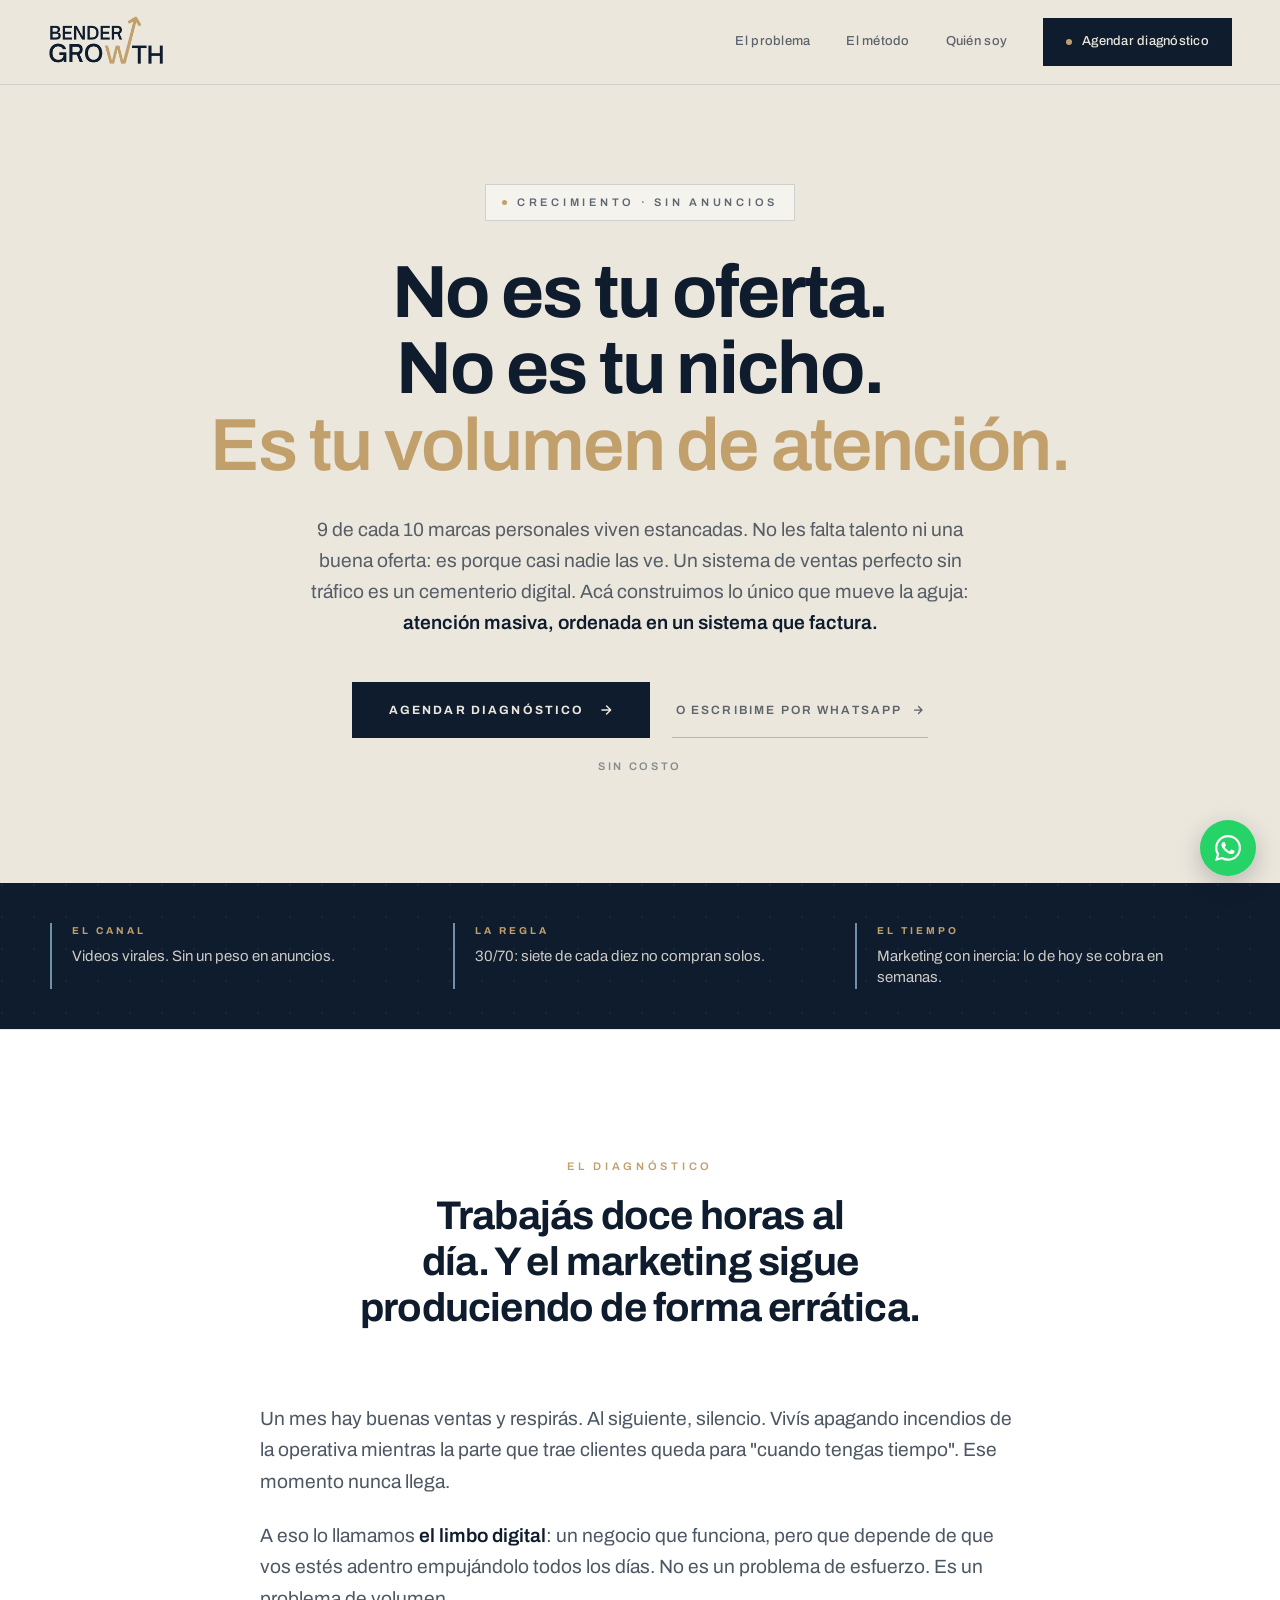
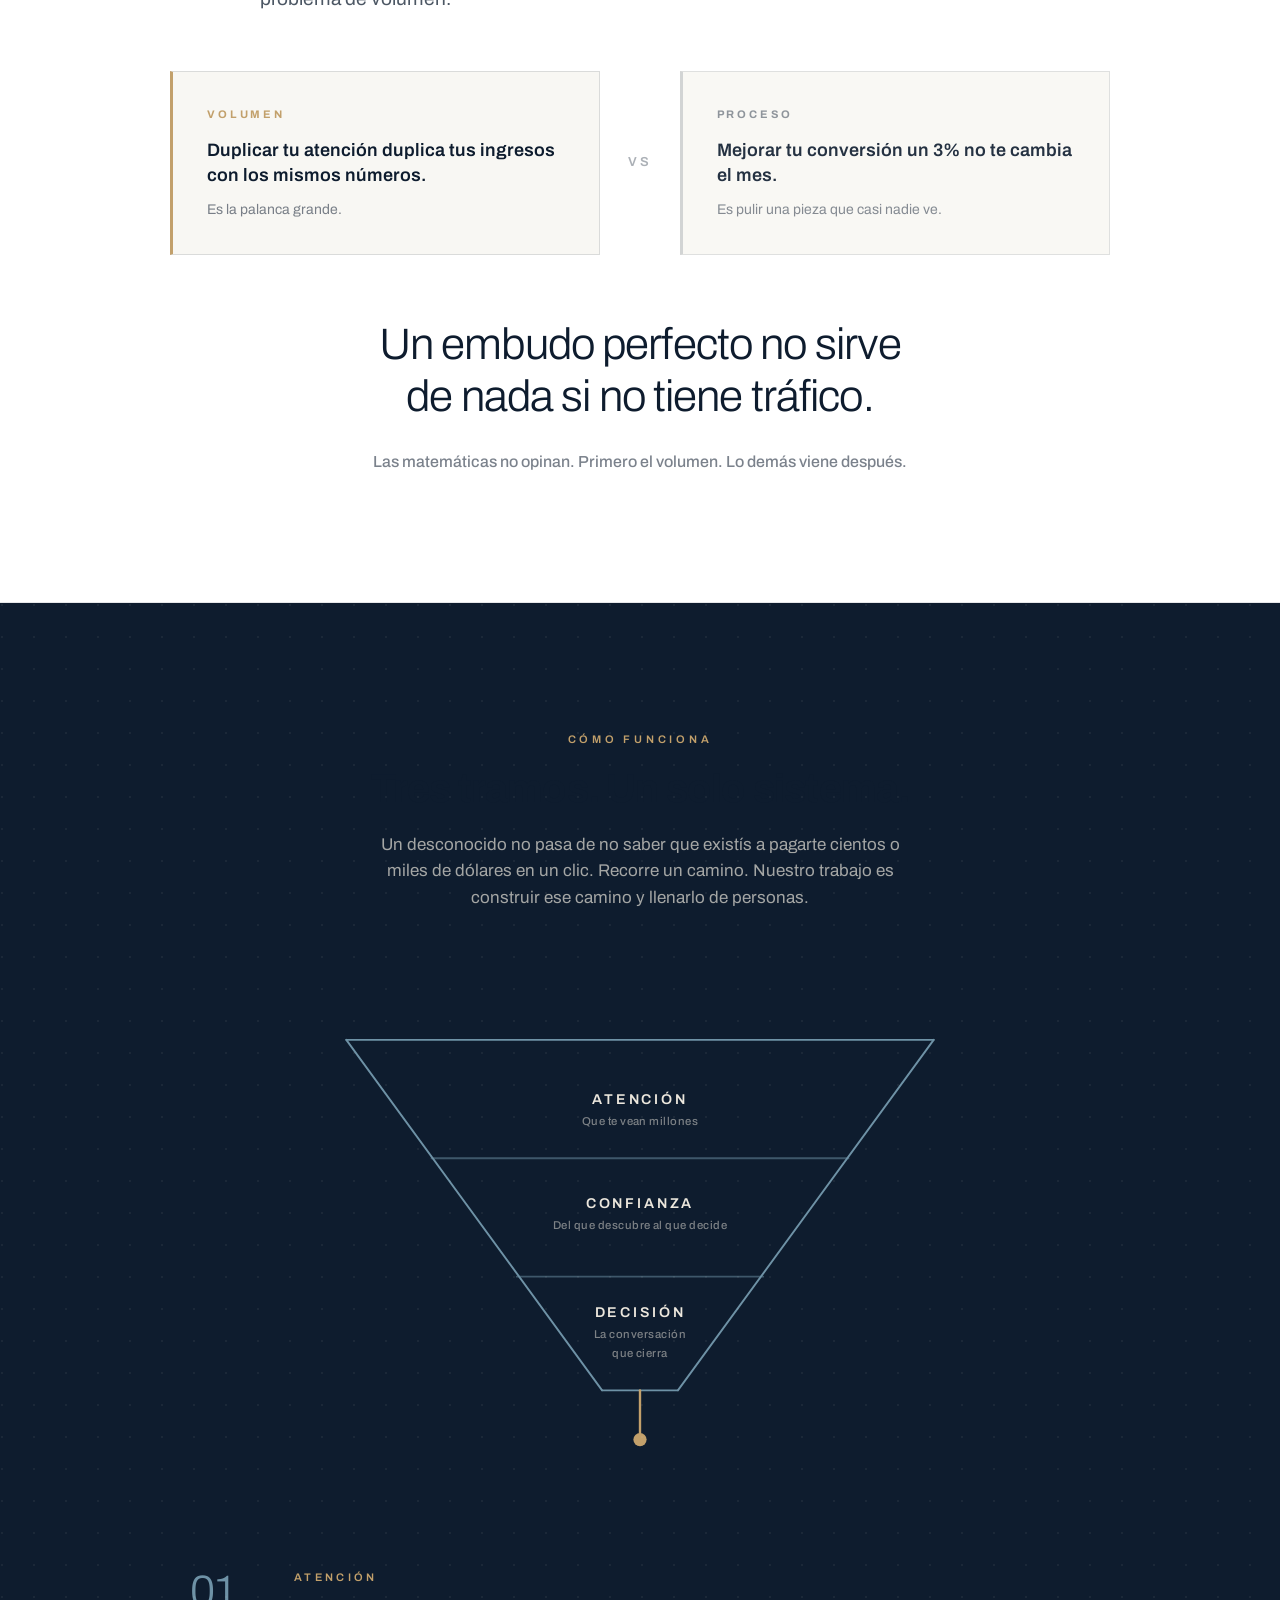
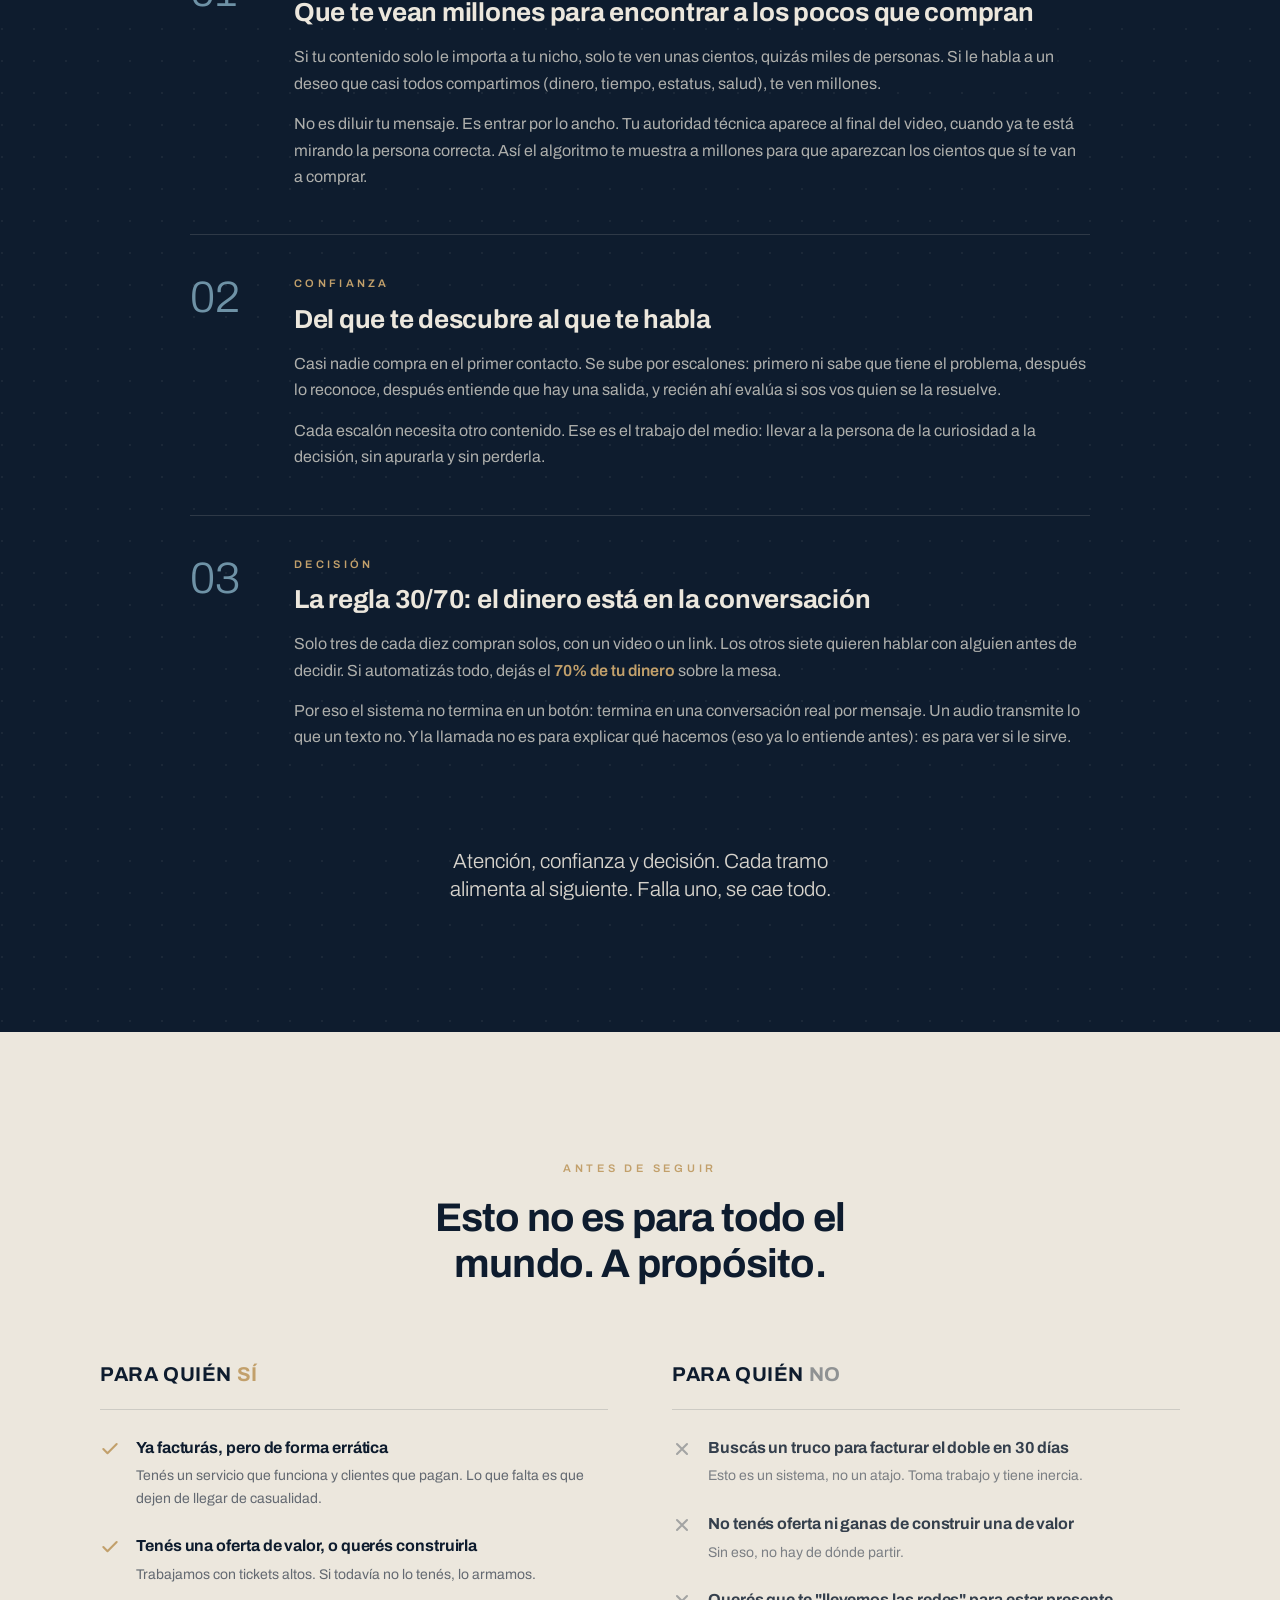
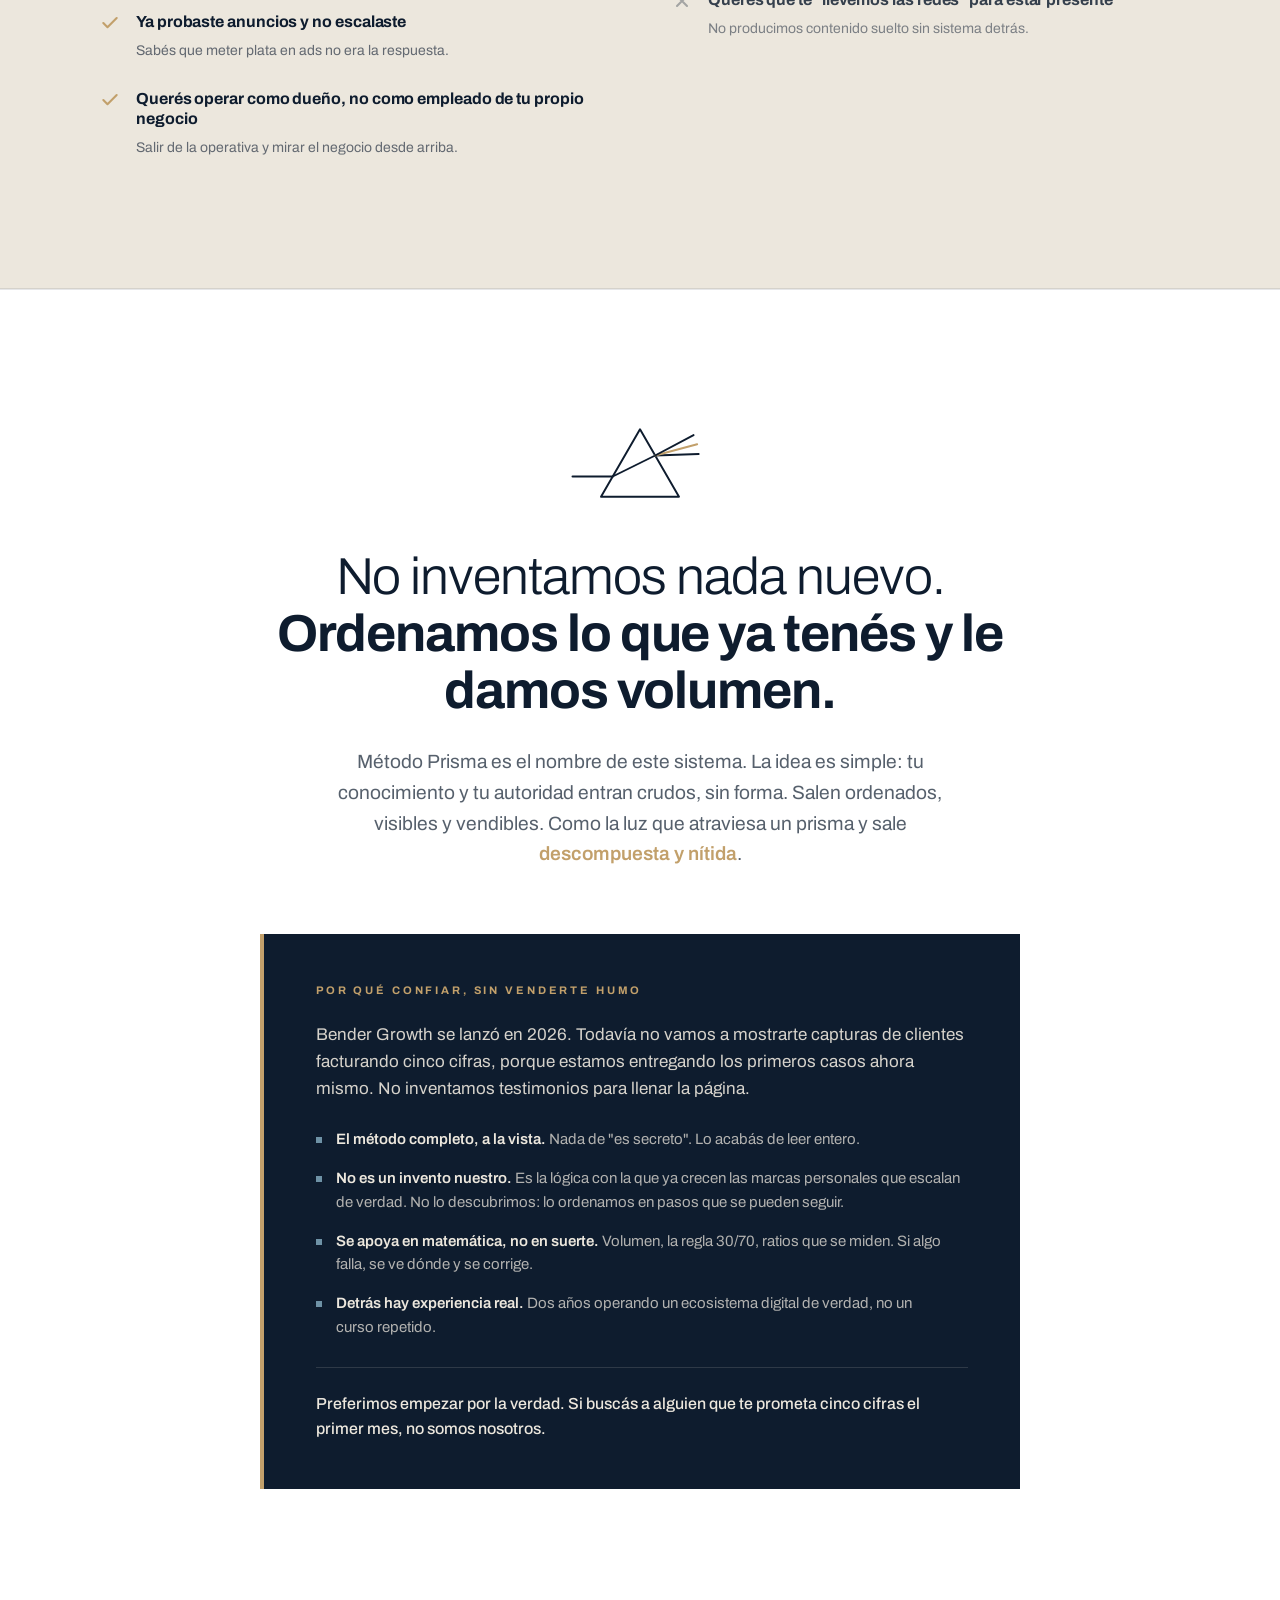
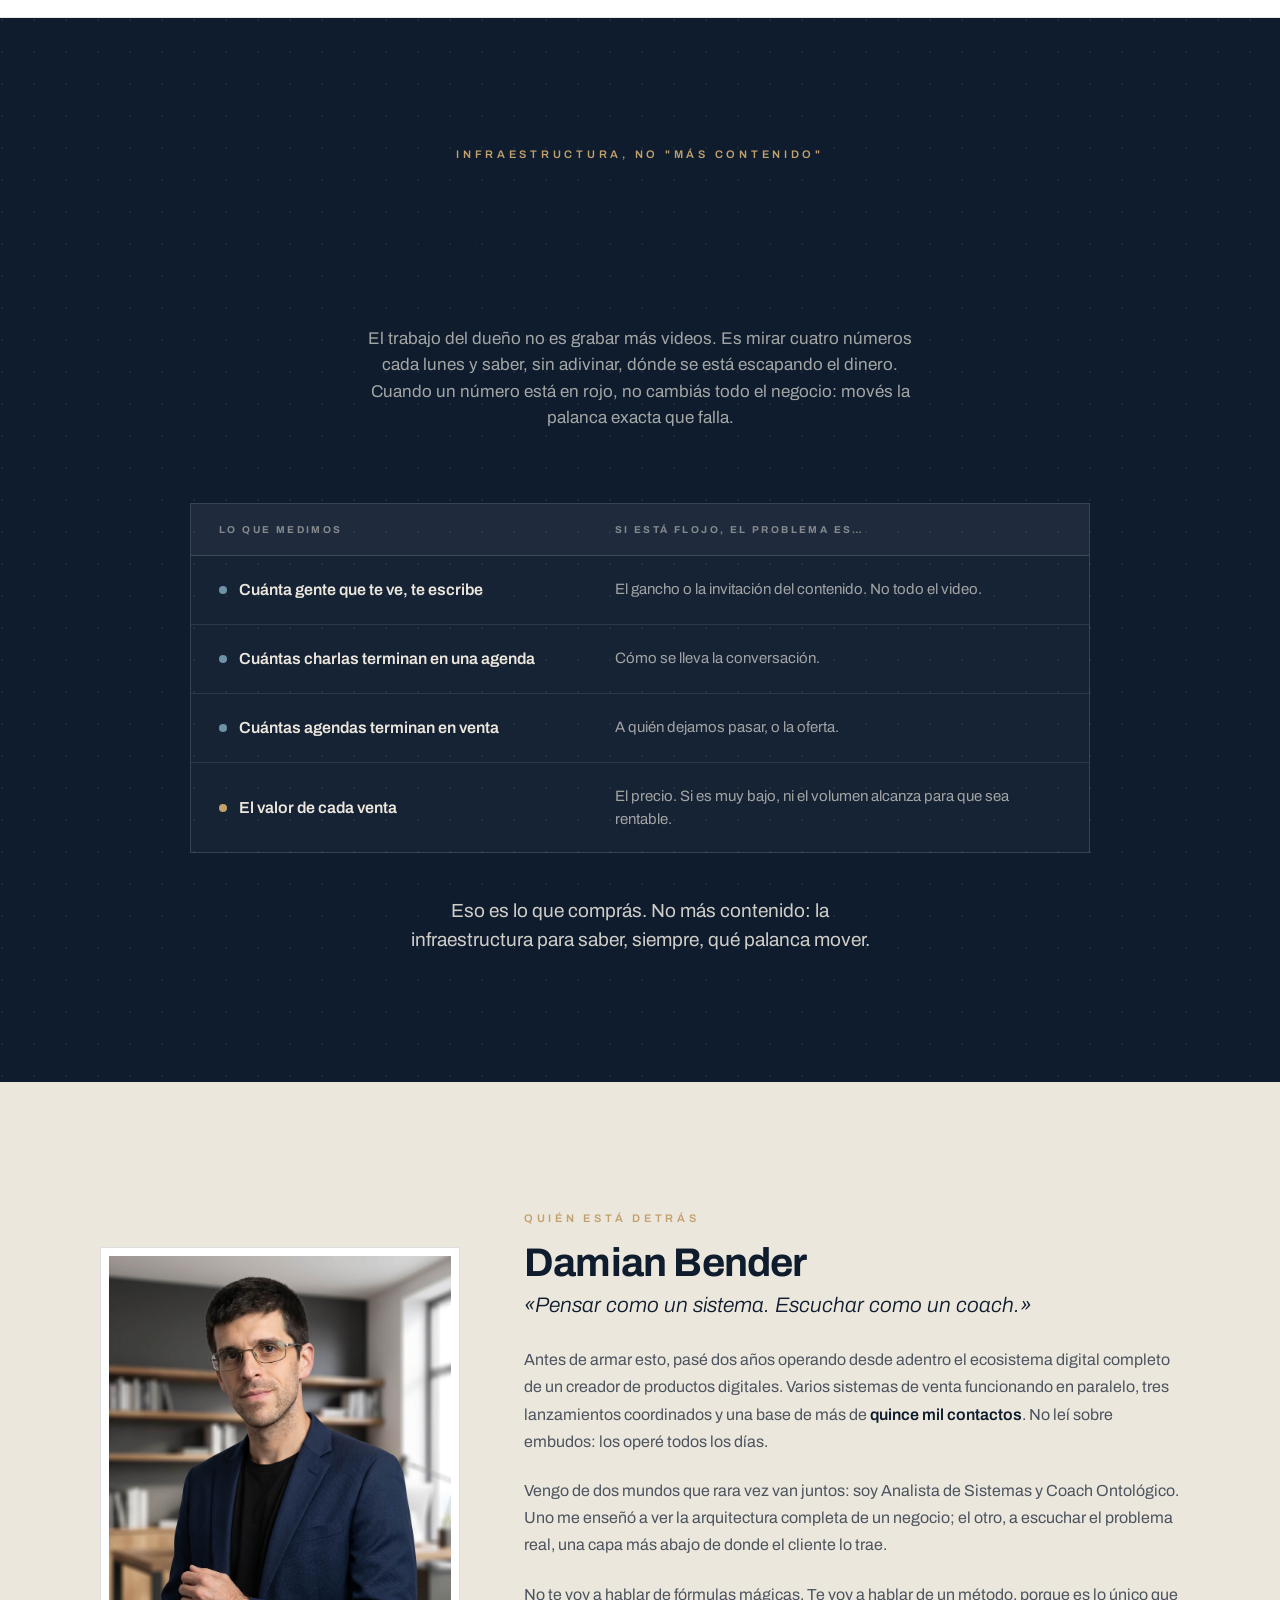
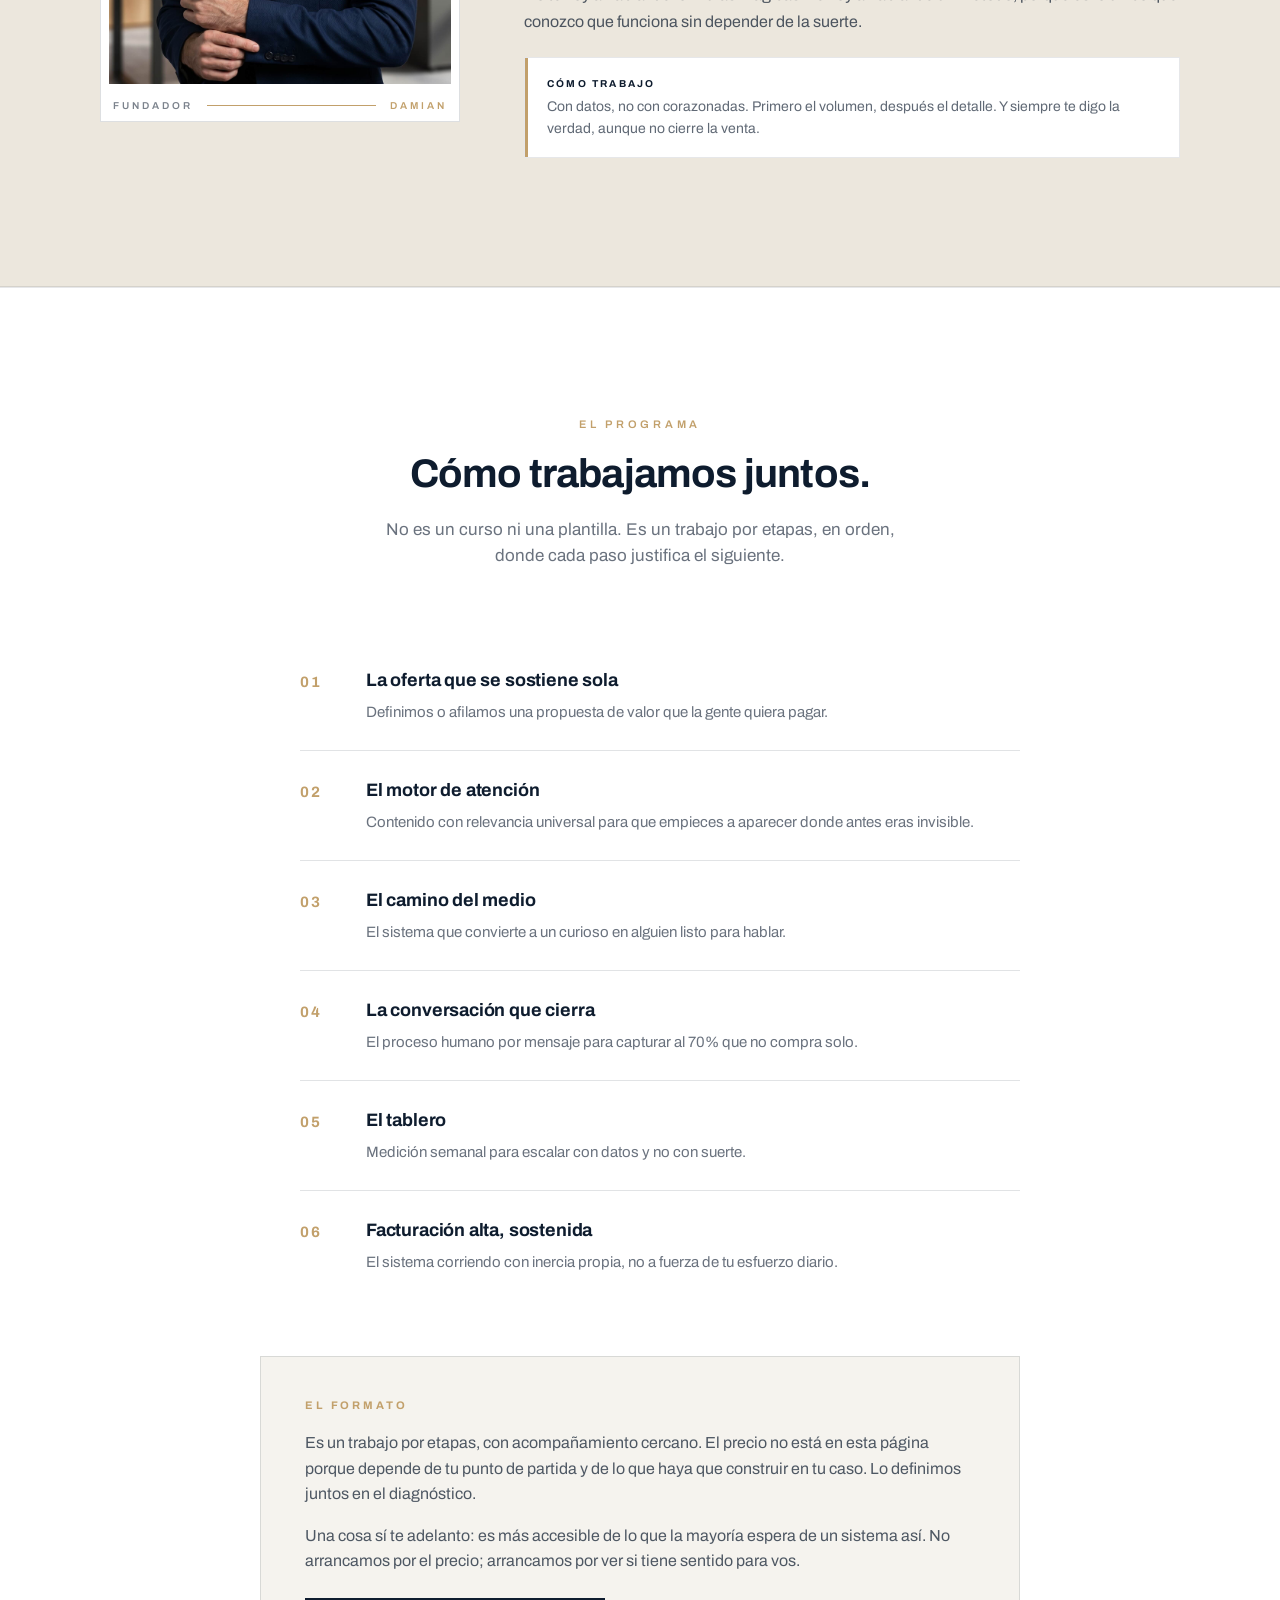
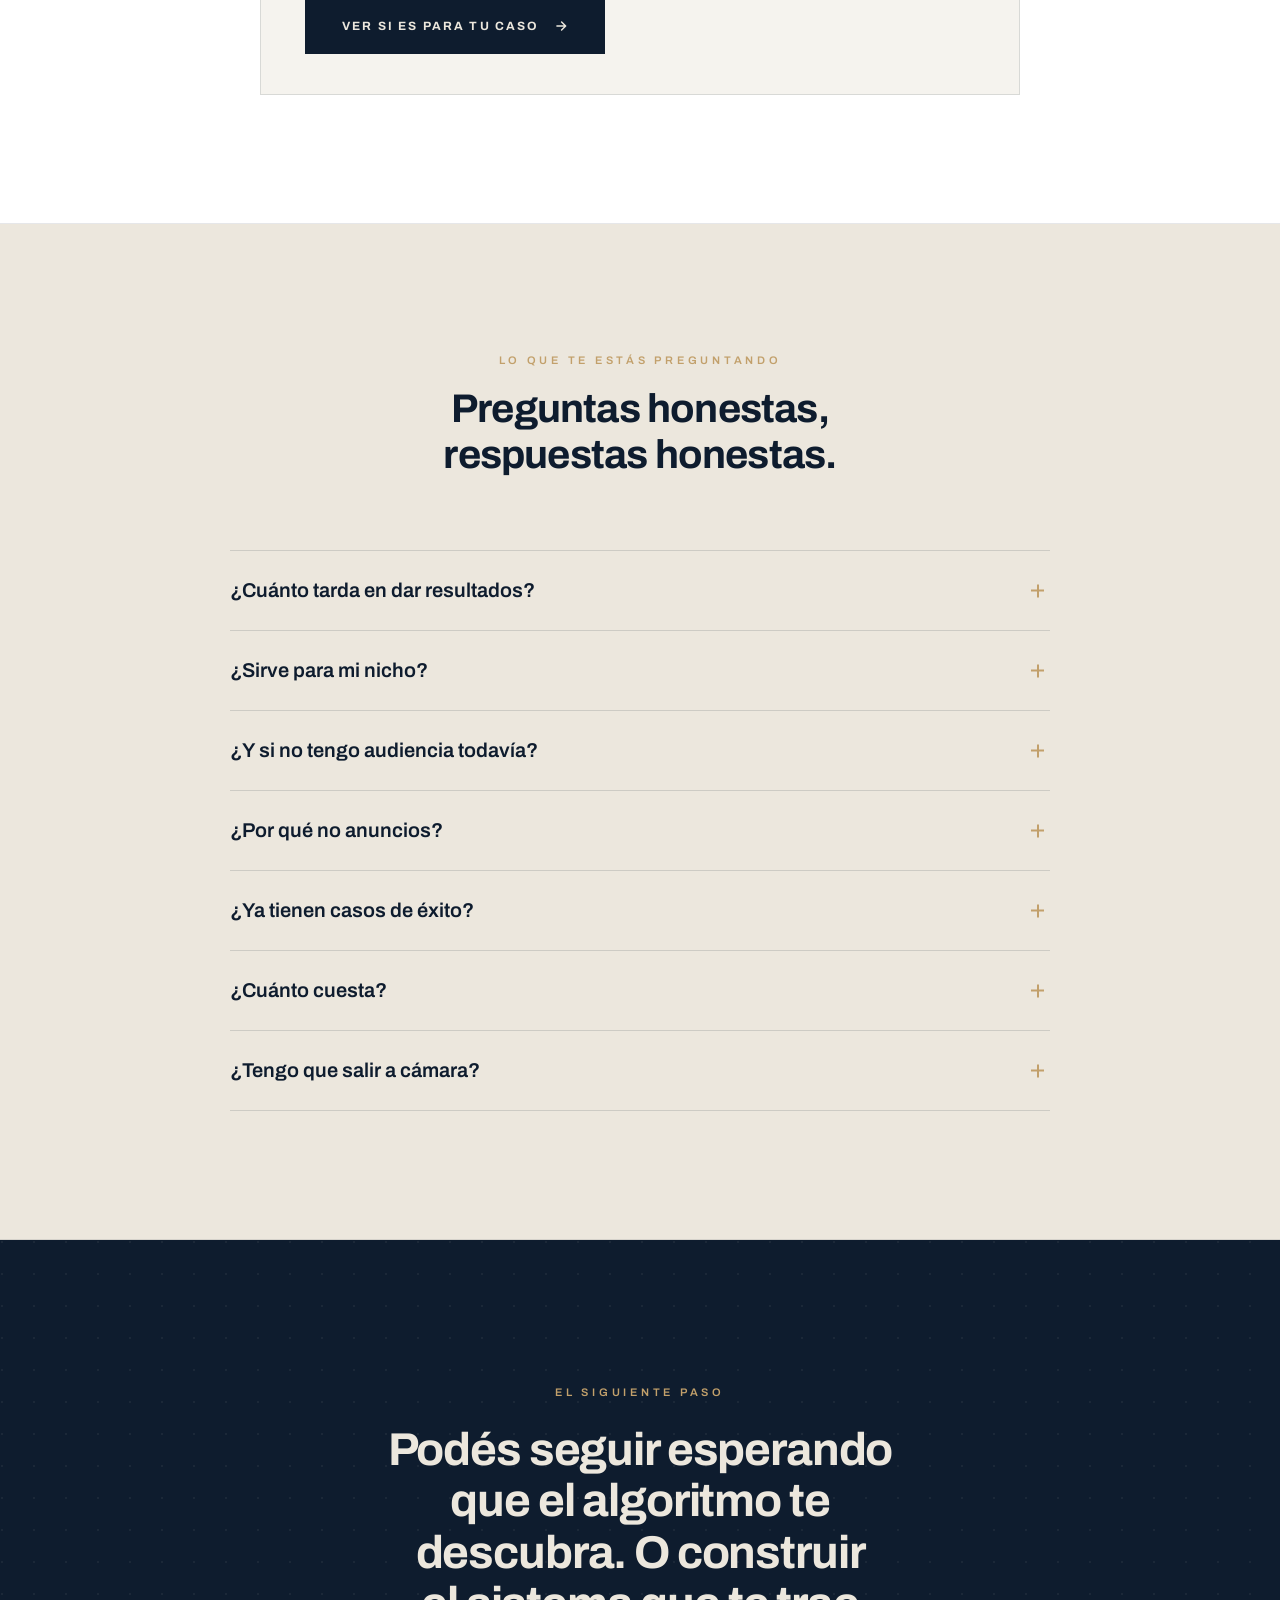
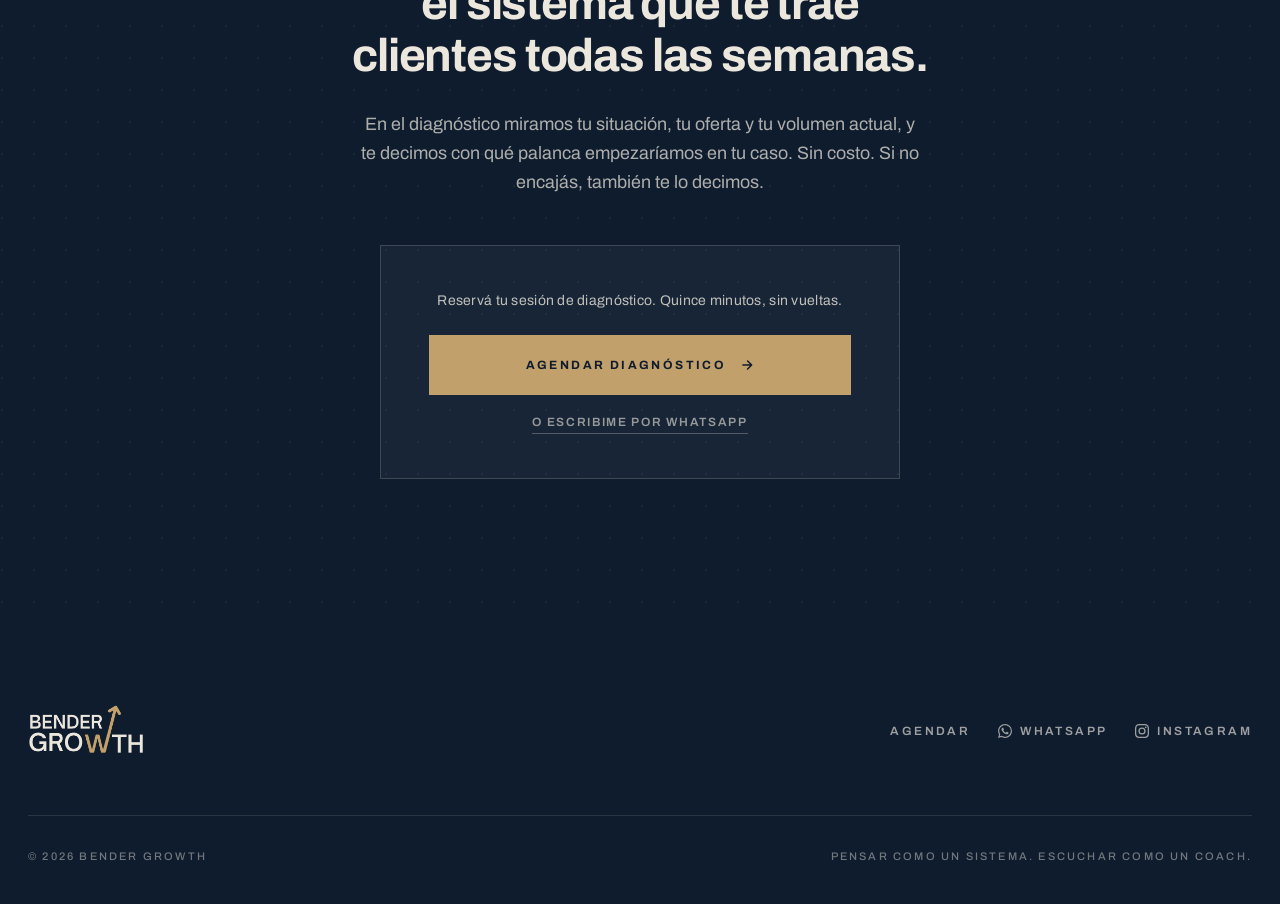
<file: metodo-prisma/index.html>
<!DOCTYPE html>
<html lang="es">
<head>
  <meta charset="UTF-8" />
  <meta name="viewport" content="width=device-width, initial-scale=1.0" />

  <!-- Primary -->
  <title>Bender Growth · Crecimiento de marcas personales con el Método Prisma</title>
  <meta name="description" content="Escalá tu marca personal con un sistema de atención masiva, sin gastar en anuncios. Sin fórmulas mágicas: método, datos y conversación humana. Agendá una sesión de diagnóstico." />
  <link rel="canonical" href="/metodo-prisma" />
  <meta name="author" content="Damian Bender" />
  <meta name="theme-color" content="#0E1C2E" />

  <!-- Favicons -->
  <link rel="icon" href="/assets/favicon/favicon.ico" sizes="any" />
  <link rel="icon" type="image/png" sizes="32x32" href="/assets/favicon/favicon-32x32.png" />
  <link rel="apple-touch-icon" href="/assets/favicon/apple-touch-icon.png" />

  <!-- Open Graph -->
  <meta property="og:type" content="website" />
  <meta property="og:site_name" content="Bender Growth" />
  <meta property="og:locale" content="es_AR" />
  <meta property="og:title" content="No es tu oferta. No es tu nicho. Es tu volumen de atención." />
  <meta property="og:description" content="El sistema para que tu marca personal deje de facturar de forma errática. Agendá una sesión de diagnóstico sin costo." />
  <meta property="og:url" content="https://bendergrowth.org/metodo-prisma" />
  <meta property="og:image" content="https://bendergrowth.org/assets/img/og-metodo-prisma.png" />
  <meta property="og:image:width" content="1200" />
  <meta property="og:image:height" content="630" />
  <meta property="og:image:alt" content="Bender Growth · Método Prisma" />

  <!-- Twitter -->
  <meta name="twitter:card" content="summary_large_image" />
  <meta name="twitter:title" content="No es tu oferta. No es tu nicho. Es tu volumen de atención." />
  <meta name="twitter:description" content="El sistema para que tu marca personal deje de facturar de forma errática. Agendá una sesión de diagnóstico sin costo." />
  <meta name="twitter:image" content="https://bendergrowth.org/assets/img/og-metodo-prisma.png" />

  <!-- Fonts -->
  <link rel="preconnect" href="https://fonts.googleapis.com" />
  <link rel="preconnect" href="https://fonts.gstatic.com" crossorigin />
  <link href="https://fonts.googleapis.com/css2?family=Archivo:wght@300;400;500;600;700&display=swap" rel="stylesheet" />

  <!-- Styles -->
  <link rel="stylesheet" href="/css/global.css" />
  <link rel="stylesheet" href="/css/metodo-prisma.css" />

  <!-- Structured data -->
  <script type="application/ld+json">
  {
    "@context": "https://schema.org",
    "@type": "Service",
    "name": "Método Prisma",
    "serviceType": "Consultoría de crecimiento de marca personal",
    "url": "https://bendergrowth.org/metodo-prisma",
    "description": "Sistema de crecimiento para marcas personales: atención masiva sin anuncios, nutrición por niveles de conciencia y conversación humana para cerrar. Método, datos y medición.",
    "areaServed": "Hispanoamérica",
    "provider": {
      "@type": "ProfessionalService",
      "name": "Bender Growth",
      "url": "https://bendergrowth.org/",
      "founder": {
        "@type": "Person",
        "name": "Damian Bender",
        "jobTitle": "Fundador de Bender Growth. Creador del Método Prisma."
      }
    },
    "offers": {
      "@type": "Offer",
      "name": "Sesión de diagnóstico",
      "price": "0",
      "priceCurrency": "USD",
      "url": "https://cal.com/bendergrowth/diagnostico-mp"
    }
  }
  </script>
  <script type="application/ld+json">
  {
    "@context": "https://schema.org",
    "@type": "BreadcrumbList",
    "itemListElement": [
      { "@type": "ListItem", "position": 1, "name": "Bender Growth", "item": "https://bendergrowth.org/" },
      { "@type": "ListItem", "position": 2, "name": "Método Prisma", "item": "https://bendergrowth.org/metodo-prisma" }
    ]
  }
  </script>
</head>
<body>

  <!-- NAV -->
  <nav class="nav">
    <div class="nav-inner">
      <a href="#top" class="nav-logo" aria-label="Bender Growth · Inicio de la página">
        <img src="/assets/img/logos/logo-bendergrowth-dark.png" alt="Bender Growth" width="180" height="52" />
      </a>
      <div class="nav-links">
        <a href="#problema">El problema</a>
        <a href="#metodo">El método</a>
        <a href="#fundador">Quién soy</a>
        <a href="https://cal.com/bendergrowth/diagnostico-mp" target="_blank" rel="noopener noreferrer" class="nav-cta">
          Agendar diagnóstico
        </a>
      </div>
    </div>
  </nav>

  <main>

  <!-- 1 · HERO -->
  <section id="top" class="hero">
    <span class="eyebrow-pill">Crecimiento · Sin anuncios</span>
    <h1>No es tu oferta. No es tu nicho.<br /><em>Es tu volumen de atención.</em></h1>
    <p class="lead">
      9 de cada 10 marcas personales viven estancadas. No les falta talento ni una buena oferta: es porque casi nadie las ve. Un sistema de ventas perfecto sin tráfico es un cementerio digital. Acá construimos lo único que mueve la aguja: <strong>atención masiva, ordenada en un sistema que factura.</strong>
    </p>
    <div class="hero-actions">
      <a href="https://cal.com/bendergrowth/diagnostico-mp" target="_blank" rel="noopener noreferrer" class="btn-dark">
        Agendar diagnóstico
        <svg width="14" height="14" viewBox="0 0 24 24" fill="none" stroke="currentColor" stroke-width="2.5" stroke-linecap="round" stroke-linejoin="round" aria-hidden="true"><path d="M5 12h14M13 5l7 7-7 7"/></svg>
      </a>
      <a href="https://wa.me/543794273789?text=Hola%20Dami%C3%A1n%2C%20me%20gustar%C3%ADa%20hacer%20el%20diagn%C3%B3stico%20para%20mi%20marca%20personal.%20%C2%BFC%C3%B3mo%20arrancamos%3F" target="_blank" rel="noopener noreferrer" class="btn-ghost">
        o escribime por WhatsApp
        <svg width="12" height="12" viewBox="0 0 24 24" fill="none" stroke="currentColor" stroke-width="2.5" stroke-linecap="round" stroke-linejoin="round" aria-hidden="true"><path d="M5 12h14M13 5l7 7-7 7"/></svg>
      </a>
    </div>
    <span class="hero-note">Sin costo</span>
  </section>

  <!-- 2 · STRIP DE ENCUADRE -->
  <section class="encuadre">
    <div class="dotgrid"></div>
    <div class="encuadre-inner">
      <div class="enc-item reveal">
        <span class="enc-label">El canal</span>
        <span class="enc-value">Videos virales. Sin un peso en anuncios.</span>
      </div>
      <div class="enc-item reveal">
        <span class="enc-label">La regla</span>
        <span class="enc-value">30/70: siete de cada diez no compran solos.</span>
      </div>
      <div class="enc-item reveal">
        <span class="enc-label">El tiempo</span>
        <span class="enc-value">Marketing con inercia: lo de hoy se cobra en semanas.</span>
      </div>
    </div>
  </section>

  <!-- 3 · EL PROBLEMA -->
  <section id="problema" class="section white">
    <div class="section-inner">
      <div class="section-head">
        <span class="eyebrow" style="margin-bottom:18px;">El diagnóstico</span>
        <h2>Trabajás doce horas al día. Y el marketing sigue produciendo de forma errática.</h2>
      </div>

      <div class="limbo reveal">
        <p>
          Un mes hay buenas ventas y respirás. Al siguiente, silencio. Vivís apagando incendios de la operativa mientras la parte que trae clientes queda para "cuando tengas tiempo". Ese momento nunca llega.
        </p>
        <p>
          A eso lo llamamos <strong>el limbo digital</strong>: un negocio que funciona, pero que depende de que vos estés adentro empujándolo todos los días. No es un problema de esfuerzo. Es un problema de volumen.
        </p>
      </div>

      <div class="contraste reveal">
        <article class="contraste-col volumen">
          <span class="c-tag">Volumen</span>
          <p class="c-main">Duplicar tu atención duplica tus ingresos con los mismos números.</p>
          <p class="c-sub">Es la palanca grande.</p>
        </article>
        <span class="contraste-vs" aria-hidden="true">vs</span>
        <article class="contraste-col proceso">
          <span class="c-tag">Proceso</span>
          <p class="c-main">Mejorar tu conversión un 3% no te cambia el mes.</p>
          <p class="c-sub">Es pulir una pieza que casi nadie ve.</p>
        </article>
      </div>

      <blockquote class="frase-ancla reveal">
        Un embudo perfecto no sirve de nada si no tiene tráfico.
      </blockquote>
      <p class="frase-cierre reveal">Las matemáticas no opinan. Primero el volumen. Lo demás viene después.</p>
    </div>
  </section>

  <!-- 4 · LA METODOLOGÍA -->
  <section id="metodo" class="section dark">
    <div class="dotgrid"></div>
    <div class="section-inner">
      <div class="section-head">
        <span class="eyebrow" style="margin-bottom:18px;">Cómo funciona</span>
        <h2 class="light">Tres tramos. Un solo sistema.</h2>
        <p style="color:rgba(236,231,221,0.68);">
          Un desconocido no pasa de no saber que existís a pagarte cientos o miles de dólares en un clic. Recorre un camino. Nuestro trabajo es construir ese camino y llenarlo de personas.
        </p>
      </div>

      <!-- Diagrama del embudo (SVG animado on-scroll) -->
      <div class="funnel" aria-hidden="true">
        <svg class="funnel-svg" viewBox="0 0 760 500" role="img" fill="none">
          <!-- bordes del embudo -->
          <path class="funnel-edge" d="M 70 60 L 340 430" />
          <path class="funnel-edge" d="M 690 60 L 420 430" />
          <line class="funnel-cap" x1="70" y1="60" x2="690" y2="60" />
          <!-- divisiones -->
          <line class="funnel-div" x1="160" y1="185" x2="600" y2="185" />
          <line class="funnel-div" x1="250" y1="310" x2="510" y2="310" />
          <!-- spout + acento oro -->
          <line class="funnel-spout" x1="340" y1="430" x2="420" y2="430" />
          <path class="funnel-gold" d="M 380 430 L 380 476" />
          <circle class="funnel-gold-dot" cx="380" cy="482" r="7" />
          <!-- etiquetas -->
          <text class="funnel-label" x="380" y="128" text-anchor="middle">ATENCIÓN</text>
          <text class="funnel-cap-txt" x="380" y="150" text-anchor="middle">Que te vean millones</text>
          <text class="funnel-label" x="380" y="238" text-anchor="middle">CONFIANZA</text>
          <text class="funnel-cap-txt" x="380" y="260" text-anchor="middle">Del que descubre al que decide</text>
          <text class="funnel-label" x="380" y="353" text-anchor="middle">DECISIÓN</text>
          <text class="funnel-cap-txt" x="380" y="375" text-anchor="middle">La conversación</text>
          <text class="funnel-cap-txt" x="380" y="395" text-anchor="middle">que cierra</text>
        </svg>
      </div>

      <div class="tramos">
        <article class="tramo reveal">
          <span class="tramo-num">01</span>
          <div class="tramo-body">
            <span class="tramo-kicker">Atención</span>
            <h3>Que te vean millones para encontrar a los pocos que compran</h3>
            <p>
              Si tu contenido solo le importa a tu nicho, solo te ven unas cientos, quizás miles de personas. Si le habla a un deseo que casi todos compartimos (dinero, tiempo, estatus, salud), te ven millones.
            </p>
            <p>
              No es diluir tu mensaje. Es entrar por lo ancho. Tu autoridad técnica aparece al final del video, cuando ya te está mirando la persona correcta. Así el algoritmo te muestra a millones para que aparezcan los cientos que sí te van a comprar.
            </p>
          </div>
        </article>

        <article class="tramo reveal">
          <span class="tramo-num">02</span>
          <div class="tramo-body">
            <span class="tramo-kicker">Confianza</span>
            <h3>Del que te descubre al que te habla</h3>
            <p>
              Casi nadie compra en el primer contacto. Se sube por escalones: primero ni sabe que tiene el problema, después lo reconoce, después entiende que hay una salida, y recién ahí evalúa si sos vos quien se la resuelve.
            </p>
            <p>
              Cada escalón necesita otro contenido. Ese es el trabajo del medio: llevar a la persona de la curiosidad a la decisión, sin apurarla y sin perderla.
            </p>
          </div>
        </article>

        <article class="tramo reveal">
          <span class="tramo-num">03</span>
          <div class="tramo-body">
            <span class="tramo-kicker">Decisión</span>
            <h3>La regla 30/70: el dinero está en la conversación</h3>
            <p>
              Solo tres de cada diez compran solos, con un video o un link. Los otros siete quieren hablar con alguien antes de decidir. Si automatizás todo, dejás el <span class="hl">70% de tu dinero</span> sobre la mesa.
            </p>
            <p>
              Por eso el sistema no termina en un botón: termina en una conversación real por mensaje. Un audio transmite lo que un texto no. Y la llamada no es para explicar qué hacemos (eso ya lo entiende antes): es para ver si le sirve.
            </p>
          </div>
        </article>
      </div>

      <p class="tramos-cierre reveal">Atención, confianza y decisión. Cada tramo alimenta al siguiente. Falla uno, se cae todo.</p>
    </div>
  </section>

  <!-- 5 · PARA QUIÉN SÍ / NO -->
  <section class="section bone">
    <div class="section-inner">
      <div class="section-head">
        <span class="eyebrow" style="margin-bottom:18px;">Antes de seguir</span>
        <h2>Esto no es para todo el mundo. A propósito.</h2>
      </div>

      <div class="filtro">
        <div class="filtro-col si reveal">
          <h3>Para quién <span>sí</span></h3>
          <ul>
            <li>
              <span class="f-ic" aria-hidden="true"><svg width="20" height="20" viewBox="0 0 24 24" fill="none" stroke="currentColor" stroke-width="2.5" stroke-linecap="round" stroke-linejoin="round"><path d="M20 6L9 17l-5-5"/></svg></span>
              <div><h4>Ya facturás, pero de forma errática</h4><p>Tenés un servicio que funciona y clientes que pagan. Lo que falta es que dejen de llegar de casualidad.</p></div>
            </li>
            <li>
              <span class="f-ic" aria-hidden="true"><svg width="20" height="20" viewBox="0 0 24 24" fill="none" stroke="currentColor" stroke-width="2.5" stroke-linecap="round" stroke-linejoin="round"><path d="M20 6L9 17l-5-5"/></svg></span>
              <div><h4>Tenés una oferta de valor, o querés construirla</h4><p>Trabajamos con tickets altos. Si todavía no lo tenés, lo armamos.</p></div>
            </li>
            <li>
              <span class="f-ic" aria-hidden="true"><svg width="20" height="20" viewBox="0 0 24 24" fill="none" stroke="currentColor" stroke-width="2.5" stroke-linecap="round" stroke-linejoin="round"><path d="M20 6L9 17l-5-5"/></svg></span>
              <div><h4>Ya probaste anuncios y no escalaste</h4><p>Sabés que meter plata en ads no era la respuesta.</p></div>
            </li>
            <li>
              <span class="f-ic" aria-hidden="true"><svg width="20" height="20" viewBox="0 0 24 24" fill="none" stroke="currentColor" stroke-width="2.5" stroke-linecap="round" stroke-linejoin="round"><path d="M20 6L9 17l-5-5"/></svg></span>
              <div><h4>Querés operar como dueño, no como empleado de tu propio negocio</h4><p>Salir de la operativa y mirar el negocio desde arriba.</p></div>
            </li>
          </ul>
        </div>

        <div class="filtro-col no reveal">
          <h3>Para quién <span>no</span></h3>
          <ul>
            <li>
              <span class="f-ic" aria-hidden="true"><svg width="20" height="20" viewBox="0 0 24 24" fill="none" stroke="currentColor" stroke-width="2.5" stroke-linecap="round" stroke-linejoin="round"><path d="M18 6L6 18M6 6l12 12"/></svg></span>
              <div><h4>Buscás un truco para facturar el doble en 30 días</h4><p>Esto es un sistema, no un atajo. Toma trabajo y tiene inercia.</p></div>
            </li>
            <li>
              <span class="f-ic" aria-hidden="true"><svg width="20" height="20" viewBox="0 0 24 24" fill="none" stroke="currentColor" stroke-width="2.5" stroke-linecap="round" stroke-linejoin="round"><path d="M18 6L6 18M6 6l12 12"/></svg></span>
              <div><h4>No tenés oferta ni ganas de construir una de valor</h4><p>Sin eso, no hay de dónde partir.</p></div>
            </li>
            <li>
              <span class="f-ic" aria-hidden="true"><svg width="20" height="20" viewBox="0 0 24 24" fill="none" stroke="currentColor" stroke-width="2.5" stroke-linecap="round" stroke-linejoin="round"><path d="M18 6L6 18M6 6l12 12"/></svg></span>
              <div><h4>Querés que te "llevemos las redes" para estar presente</h4><p>No producimos contenido suelto sin sistema detrás.</p></div>
            </li>
          </ul>
        </div>
      </div>
    </div>
  </section>

  <!-- 6 · MÉTODO PRISMA -->
  <section class="section white">
    <div class="section-inner">
      <div class="prisma">
        <svg class="prisma-iso reveal" width="150" height="90" viewBox="-100 -60 200 120" fill="none" stroke-width="2.6" stroke-linecap="round" stroke-linejoin="round" aria-hidden="true">
          <line stroke="#0E1C2E" x1="-90" y1="18" x2="-36.4" y2="18"/>
          <path stroke="#0E1C2E" d="M -52 45 L 0 -45 L 52 45 Z"/>
          <line stroke="#0E1C2E" x1="-36.4" y1="18" x2="20.2" y2="-10"/>
          <line stroke="#0E1C2E" x1="20.2" y1="-10" x2="78.2" y2="-12"/>
          <line stroke="#C2A06B" x1="20.2" y1="-10" x2="76.2" y2="-25"/>
          <line stroke="#0E1C2E" x1="20.2" y1="-10" x2="71.4" y2="-37.2"/>
        </svg>

        <h2 class="prisma-title reveal">No inventamos nada nuevo.<br /><strong>Ordenamos lo que ya tenés y le damos volumen.</strong></h2>
        <p class="prisma-lead reveal">
          Método Prisma es el nombre de este sistema. La idea es simple: tu conocimiento y tu autoridad entran crudos, sin forma. Salen ordenados, visibles y vendibles. Como la luz que atraviesa un prisma y sale <span class="gold">descompuesta y nítida</span>.
        </p>
      </div>

      <div class="confianza reveal">
        <span class="conf-tag">Por qué confiar, sin venderte humo</span>
        <p class="conf-lead">
          Bender Growth se lanzó en 2026. Todavía no vamos a mostrarte capturas de clientes facturando cinco cifras, porque estamos entregando los primeros casos ahora mismo. No inventamos testimonios para llenar la página.
        </p>
        <ul class="conf-list">
          <li><strong>El método completo, a la vista.</strong> Nada de "es secreto". Lo acabás de leer entero.</li>
          <li><strong>No es un invento nuestro.</strong> Es la lógica con la que ya crecen las marcas personales que escalan de verdad. No lo descubrimos: lo ordenamos en pasos que se pueden seguir.</li>
          <li><strong>Se apoya en matemática, no en suerte.</strong> Volumen, la regla 30/70, ratios que se miden. Si algo falla, se ve dónde y se corrige.</li>
          <li><strong>Detrás hay experiencia real.</strong> Dos años operando un ecosistema digital de verdad, no un curso repetido.</li>
        </ul>
        <p class="conf-close">Preferimos empezar por la verdad. Si buscás a alguien que te prometa cinco cifras el primer mes, no somos nosotros.</p>
      </div>
    </div>
  </section>

  <!-- 7 · DASHBOARD -->
  <section class="section dark">
    <div class="dotgrid"></div>
    <div class="section-inner">
      <div class="section-head">
        <span class="eyebrow" style="margin-bottom:5px;">Infraestructura, no "más contenido"</span>
        <h2 class="light">Un negocio que escala se mira desde un tablero. No desde la intuición.</h2>
        <p style="color:rgba(236,231,221,0.68);">
          El trabajo del dueño no es grabar más videos. Es mirar cuatro números cada lunes y saber, sin adivinar, dónde se está escapando el dinero. Cuando un número está en rojo, no cambiás todo el negocio: movés la palanca exacta que falla.
        </p>
      </div>

      <div class="dashboard reveal">
        <div class="dash-head">
          <span>Lo que medimos</span>
          <span>Si está flojo, el problema es…</span>
        </div>
        <div class="dash-row">
          <div class="dash-metric"><span class="dash-dot"></span>Cuánta gente que te ve, te escribe</div>
          <div class="dash-diag">El gancho o la invitación del contenido. No todo el video.</div>
        </div>
        <div class="dash-row">
          <div class="dash-metric"><span class="dash-dot"></span>Cuántas charlas terminan en una agenda</div>
          <div class="dash-diag">Cómo se lleva la conversación.</div>
        </div>
        <div class="dash-row">
          <div class="dash-metric"><span class="dash-dot"></span>Cuántas agendas terminan en venta</div>
          <div class="dash-diag">A quién dejamos pasar, o la oferta.</div>
        </div>
        <div class="dash-row">
          <div class="dash-metric"><span class="dash-dot gold"></span>El valor de cada venta</div>
          <div class="dash-diag">El precio. Si es muy bajo, ni el volumen alcanza para que sea rentable.</div>
        </div>
      </div>

      <p class="dash-close reveal">Eso es lo que comprás. No más contenido: la infraestructura para saber, siempre, qué palanca mover.</p>
    </div>
  </section>

  <!-- 8 · QUIÉN SOY -->
  <section id="fundador" class="section bone">
    <div class="section-inner" style="max-width:1080px;">
      <div class="fundador-grid">
        <div class="photo-frame reveal">
          <div class="photo" role="img" aria-label="Retrato de Damian Bender"></div>
          <div class="photo-meta">
            <span>Fundador</span>
            <span class="hr-gold"></span>
            <span>Damian</span>
          </div>
        </div>

        <div class="fundador-content reveal">
          <span class="eyebrow" style="display:block;">Quién está detrás</span>
          <h2>Damian Bender</h2>
          <p class="quote">«Pensar como un sistema. Escuchar como un coach.»</p>

          <p class="bio">
            Antes de armar esto, pasé dos años operando desde adentro el ecosistema digital completo de un creador de productos digitales. Varios sistemas de venta funcionando en paralelo, tres lanzamientos coordinados y una base de más de <strong>quince mil contactos</strong>. No leí sobre embudos: los operé todos los días.
          </p>
          <p class="bio">
            Vengo de dos mundos que rara vez van juntos: soy Analista de Sistemas y Coach Ontológico. Uno me enseñó a ver la arquitectura completa de un negocio; el otro, a escuchar el problema real, una capa más abajo de donde el cliente lo trae.
          </p>
          <p class="bio">
            No te voy a hablar de fórmulas mágicas. Te voy a hablar de un método, porque es lo único que conozco que funciona sin depender de la suerte.
          </p>

          <div class="badge-block">
            <div class="badge-row">
              <div class="body">
                <span class="label">Cómo trabajo</span>
                <p>Con datos, no con corazonadas. Primero el volumen, después el detalle. Y siempre te digo la verdad, aunque no cierre la venta.</p>
              </div>
            </div>
          </div>
        </div>
      </div>
    </div>
  </section>

  <!-- 9 · OFERTA -->
  <section class="section white">
    <div class="section-inner">
      <div class="section-head">
        <span class="eyebrow" style="margin-bottom:18px;">El programa</span>
        <h2>Cómo trabajamos juntos.</h2>
        <p>No es un curso ni una plantilla. Es un trabajo por etapas, en orden, donde cada paso justifica el siguiente.</p>
      </div>

      <ol class="roadmap">
        <li class="reveal"><span class="rm-num">01</span><div><h4>La oferta que se sostiene sola</h4><p>Definimos o afilamos una propuesta de valor que la gente quiera pagar.</p></div></li>
        <li class="reveal"><span class="rm-num">02</span><div><h4>El motor de atención</h4><p>Contenido con relevancia universal para que empieces a aparecer donde antes eras invisible.</p></div></li>
        <li class="reveal"><span class="rm-num">03</span><div><h4>El camino del medio</h4><p>El sistema que convierte a un curioso en alguien listo para hablar.</p></div></li>
        <li class="reveal"><span class="rm-num">04</span><div><h4>La conversación que cierra</h4><p>El proceso humano por mensaje para capturar al 70% que no compra solo.</p></div></li>
        <li class="reveal"><span class="rm-num">05</span><div><h4>El tablero</h4><p>Medición semanal para escalar con datos y no con suerte.</p></div></li>
        <li class="reveal"><span class="rm-num">06</span><div><h4>Facturación alta, sostenida</h4><p>El sistema corriendo con inercia propia, no a fuerza de tu esfuerzo diario.</p></div></li>
      </ol>

      <div class="formato reveal">
        <span class="fmt-tag">El formato</span>
        <p>
          Es un trabajo por etapas, con acompañamiento cercano. El precio no está en esta página porque depende de tu punto de partida y de lo que haya que construir en tu caso. Lo definimos juntos en el diagnóstico.
        </p>
        <p>
          Una cosa sí te adelanto: es más accesible de lo que la mayoría espera de un sistema así. No arrancamos por el precio; arrancamos por ver si tiene sentido para vos.
        </p>
        <a href="https://cal.com/bendergrowth/diagnostico-mp" target="_blank" rel="noopener noreferrer" class="btn-dark" style="margin-top:8px;">
          Ver si es para tu caso
          <svg width="14" height="14" viewBox="0 0 24 24" fill="none" stroke="currentColor" stroke-width="2.5" stroke-linecap="round" stroke-linejoin="round" aria-hidden="true"><path d="M5 12h14M13 5l7 7-7 7"/></svg>
        </a>
      </div>
    </div>
  </section>

  <!-- 10 · FAQ -->
  <section class="section bone">
    <div class="section-inner" style="max-width:820px;">
      <div class="section-head">
        <span class="eyebrow" style="margin-bottom:18px;">Lo que te estás preguntando</span>
        <h2>Preguntas honestas, respuestas honestas.</h2>
      </div>

      <div class="faq reveal">
        <details>
          <summary>¿Cuánto tarda en dar resultados?</summary>
          <div class="faq-body"><p>El marketing tiene inercia. Lo que hagas hoy se empieza a cobrar en dos a cuatro semanas, no mañana. Por eso esto es un sistema y no una campaña: no se apaga porque un contenido no vendió el martes. El que abandona a la tercera semana nunca ve la ola que ya venía.</p></div>
        </details>
        <details>
          <summary>¿Sirve para mi nicho?</summary>
          <div class="faq-body"><p>Sí, te puedo responder sin saber tu nicho, ya que ningún nicho es demasiado chico ni demasiado aburrido: lo que cambia es el ángulo. Le hablamos primero a un deseo que casi todos tenemos, y tu tema técnico entra después. Por eso funciona igual para un contador que para un nutricionista.</p></div>
        </details>
        <details>
          <summary>¿Y si no tengo audiencia todavía?</summary>
          <div class="faq-body"><p>Mejor. Arrancás sin vicios y sin números inflados que no venden. El punto de todo esto es construir volumen desde cero, no heredarlo. No necesitás seguidores: necesitás un sistema.</p></div>
        </details>
        <details>
          <summary>¿Por qué no anuncios?</summary>
          <div class="faq-body"><p>Porque la matemática no cierra a largo plazo. El anuncio deja de traer clientes en el segundo que dejás de pagar. El contenido que publicás sigue trabajando meses después. Uno es alquiler; el otro es tuyo. No pagamos por atención: la ganamos.</p></div>
        </details>
        <details>
          <summary>¿Ya tienen casos de éxito?</summary>
          <div class="faq-body"><p>Todavía no, y no te lo vamos a esconder. Nos lanzamos en 2026 y estamos entregando los primeros casos ahora. En vez de inventarte un testimonio, te mostramos el método entero y la experiencia real detrás. Cuando haya resultados que mostrar, los vas a ver acá, con nombre y apellido. El próximo podría ser el tuyo 😉</p></div>
        </details>
        <details>
          <summary>¿Cuánto cuesta?</summary>
          <div class="faq-body"><p>Depende de tu punto de partida, así que lo definimos en el diagnóstico. Te adelanto algo para que no te lo imagines peor: es más accesible de lo que se suele pensar para un trabajo de este tipo, y hoy no llega a cuatro cifras. Si este método es lo que necesitar, eso lo veremos en la sesión de diagnostico, el preci te encantará.</p></div>
        </details>
        <details>
          <summary>¿Tengo que salir a cámara?</summary>
          <div class="faq-body"><p>El sistema rinde más con vos a cámara, pero no es la única vía. Hay formas de construir volumen sin mostrar la cara. Lo definimos según tu caso, sin obligarte a ser alguien que no sos.</p></div>
        </details>
      </div>
    </div>
  </section>

  <!-- 11 · CTA FINAL -->
  <section class="section dark" style="padding:144px 28px;">
    <div class="dotgrid"></div>
    <div class="cta-final-inner">
      <span class="eyebrow" style="display:block; margin-bottom:24px;">El siguiente paso</span>
      <h2>Podés seguir esperando que el algoritmo te descubra. O construir el sistema que te trae clientes todas las semanas.</h2>
      <p>
        En el diagnóstico miramos tu situación, tu oferta y tu volumen actual, y te decimos con qué palanca empezaríamos en tu caso. Sin costo. Si no encajás, también te lo decimos.
      </p>

      <div class="cta-box">
        <p>Reservá tu sesión de diagnóstico. Quince minutos, sin vueltas.</p>
        <a href="https://cal.com/bendergrowth/diagnostico-mp" target="_blank" rel="noopener noreferrer" class="btn-gold" style="width:100%;">
          Agendar diagnóstico
          <svg width="14" height="14" viewBox="0 0 24 24" fill="none" stroke="currentColor" stroke-width="2.5" stroke-linecap="round" stroke-linejoin="round" aria-hidden="true"><path d="M5 12h14M13 5l7 7-7 7"/></svg>
        </a>
        <a class="cta-alt" href="https://wa.me/543794273789?text=Hola%20Dami%C3%A1n%2C%20me%20gustar%C3%ADa%20hacer%20el%20diagn%C3%B3stico%20para%20mi%20marca%20personal.%20%C2%BFC%C3%B3mo%20arrancamos%3F" target="_blank" rel="noopener noreferrer">o escribime por WhatsApp</a>
      </div>
    </div>
  </section>

  </main>

  <!-- FOOTER -->
  <footer>
    <div class="footer-inner">
      <div class="footer-top">
        <a href="/" class="footer-logo" aria-label="Bender Growth · Inicio">
          <img src="/assets/img/logos/logo-bendergrowth-light.png" alt="Bender Growth" width="180" height="56" />
        </a>

        <nav class="footer-nav" aria-label="Pie de página">
          <a href="https://cal.com/bendergrowth/diagnostico-mp" target="_blank" rel="noopener noreferrer">Agendar</a>
          <a href="https://wa.me/543794273789?text=Hola%20Dami%C3%A1n%2C%20me%20gustar%C3%ADa%20hacer%20el%20diagn%C3%B3stico%20para%20mi%20marca%20personal.%20%C2%BFC%C3%B3mo%20arrancamos%3F" target="_blank" rel="noopener noreferrer" class="footer-li">
            <svg width="14" height="14" viewBox="0 0 24 24" fill="currentColor" aria-hidden="true"><path d="M17.472 14.382c-.297-.149-1.758-.867-2.03-.967-.273-.099-.471-.148-.67.15-.197.297-.767.966-.94 1.164-.173.199-.347.223-.644.075-.297-.15-1.255-.463-2.39-1.475-.883-.788-1.48-1.761-1.653-2.059-.173-.297-.018-.458.13-.606.134-.133.298-.347.446-.52.149-.174.198-.298.298-.497.099-.198.05-.371-.025-.52-.075-.149-.669-1.612-.916-2.207-.242-.579-.487-.5-.669-.51-.173-.008-.371-.01-.57-.01-.198 0-.52.074-.792.372s-1.04 1.016-1.04 2.479 1.065 2.876 1.213 3.074c.149.198 2.096 3.2 5.077 4.487.71.306 1.263.489 1.694.625.712.227 1.36.195 1.871.118.571-.085 1.758-.719 2.006-1.413.248-.694.248-1.289.173-1.413-.074-.124-.272-.198-.57-.347m-5.421 7.403h-.004a9.87 9.87 0 0 1-5.031-1.378l-.361-.214-3.741.982.998-3.648-.235-.374a9.86 9.86 0 0 1-1.51-5.26c.001-5.45 4.436-9.884 9.888-9.884 2.64 0 5.122 1.03 6.988 2.898a9.825 9.825 0 0 1 2.893 6.994c-.003 5.45-4.437 9.884-9.885 9.884m8.413-18.297A11.815 11.815 0 0 0 12.05 0C5.495 0 .16 5.335.157 11.892c0 2.096.547 4.142 1.588 5.945L.057 24l6.305-1.654a11.882 11.882 0 0 0 5.683 1.448h.005c6.554 0 11.89-5.335 11.893-11.893A11.821 11.821 0 0 0 20.464 3.488"/></svg>
            WhatsApp
          </a>
          <a href="https://www.instagram.com/bendergrowth" target="_blank" rel="noopener noreferrer" class="footer-li">
            <svg width="14" height="14" viewBox="0 0 24 24" fill="currentColor" aria-hidden="true"><path d="M12 2.163c3.204 0 3.584.012 4.85.07 3.252.148 4.771 1.691 4.919 4.919.058 1.265.069 1.645.069 4.849 0 3.205-.012 3.584-.069 4.849-.149 3.225-1.664 4.771-4.919 4.919-1.266.058-1.644.07-4.85.07-3.204 0-3.584-.012-4.849-.07-3.26-.149-4.771-1.699-4.919-4.92-.058-1.265-.07-1.644-.07-4.849 0-3.204.013-3.583.07-4.849.149-3.227 1.664-4.771 4.919-4.919 1.266-.057 1.645-.069 4.849-.069M12 0C8.741 0 8.333.014 7.053.072 2.695.272.273 2.69.073 7.052.014 8.333 0 8.741 0 12c0 3.259.014 3.668.072 4.948.2 4.358 2.618 6.78 6.98 6.98C8.333 23.986 8.741 24 12 24c3.259 0 3.668-.014 4.948-.072 4.354-.2 6.782-2.618 6.979-6.98.059-1.28.073-1.689.073-4.948 0-3.259-.014-3.667-.072-4.947-.196-4.354-2.617-6.78-6.979-6.98C15.668.014 15.259 0 12 0m0 5.838a6.162 6.162 0 100 12.324 6.162 6.162 0 000-12.324M12 16a4 4 0 110-8 4 4 0 010 8m6.406-11.845a1.44 1.44 0 100 2.881 1.44 1.44 0 000-2.881"/></svg>
            Instagram
          </a>
        </nav>
      </div>

      <div class="footer-bottom">
        <span>© <span data-year>2026</span> Bender Growth</span>
        <span>Pensar como un sistema. Escuchar como un coach.</span>
      </div>
    </div>
  </footer>

  <!-- Floating WhatsApp -->
  <a href="https://wa.me/543794273789?text=Hola%20Dami%C3%A1n%2C%20me%20gustar%C3%ADa%20hacer%20el%20diagn%C3%B3stico%20para%20mi%20marca%20personal.%20%C2%BFC%C3%B3mo%20arrancamos%3F" target="_blank" rel="noopener noreferrer" aria-label="Escribir por WhatsApp" class="wa-float">
    <svg width="26" height="26" viewBox="0 0 24 24" fill="#FFFFFF" aria-hidden="true"><path d="M17.472 14.382c-.297-.149-1.758-.867-2.03-.967-.273-.099-.471-.148-.67.15-.197.297-.767.966-.94 1.164-.173.199-.347.223-.644.075-.297-.15-1.255-.463-2.39-1.475-.883-.788-1.48-1.761-1.653-2.059-.173-.297-.018-.458.13-.606.134-.133.298-.347.446-.52.149-.174.198-.298.298-.497.099-.198.05-.371-.025-.52-.075-.149-.669-1.612-.916-2.207-.242-.579-.487-.5-.669-.51-.173-.008-.371-.01-.57-.01-.198 0-.52.074-.792.372s-1.04 1.016-1.04 2.479 1.065 2.876 1.213 3.074c.149.198 2.096 3.2 5.077 4.487.71.306 1.263.489 1.694.625.712.227 1.36.195 1.871.118.571-.085 1.758-.719 2.006-1.413.248-.694.248-1.289.173-1.413-.074-.124-.272-.198-.57-.347m-5.421 7.403h-.004a9.87 9.87 0 0 1-5.031-1.378l-.361-.214-3.741.982.998-3.648-.235-.374a9.86 9.86 0 0 1-1.51-5.26c.001-5.45 4.436-9.884 9.888-9.884 2.64 0 5.122 1.03 6.988 2.898a9.825 9.825 0 0 1 2.893 6.994c-.003 5.45-4.437 9.884-9.885 9.884m8.413-18.297A11.815 11.815 0 0 0 12.05 0C5.495 0 .16 5.335.157 11.892c0 2.096.547 4.142 1.588 5.945L.057 24l6.305-1.654a11.882 11.882 0 0 0 5.683 1.448h.005c6.554 0 11.89-5.335 11.893-11.893A11.821 11.821 0 0 0 20.464 3.488"/></svg>
  </a>

  <script src="/js/main.js" defer></script>
</body>
</html>
</file>
<file: css/global.css>
/* ============================================================
   Bender Growth · global.css
   Tokens, reset, y componentes compartidos por todas las páginas.
   ============================================================ */

/* --- Tokens --- */
:root {
  --ink: #0E1C2E;
  --ink-2: #15273F;
  --bone: #ECE7DD;
  --bone-2: #FFFFFF;
  --gold: #C2A06B;
  --mist: #6E92A6;
}

/* --- Reset / base --- */
* { box-sizing: border-box; }

html { scroll-behavior: smooth; }

body {
  margin: 0;
  background: var(--bone);
  color: var(--ink);
  font-family: 'Archivo', 'Helvetica Neue', Arial, sans-serif;
  -webkit-font-smoothing: antialiased;
  text-rendering: optimizeLegibility;
  font-size: 16px;
  line-height: 1.5;
}

::selection { background: var(--gold); color: var(--ink); }

a { color: inherit; text-decoration: none; }
img { display: block; max-width: 100%; }
h1, h2, h3, h4, p, ul, li { margin: 0; padding: 0; }
ul { list-style: none; }

/* Foco visible accesible para elementos interactivos */
a:focus-visible,
button:focus-visible {
  outline: 2px solid var(--gold);
  outline-offset: 3px;
}

/* --- Botón flotante de WhatsApp (compartido) --- */
.wa-float {
  position: fixed; bottom: 24px; right: 24px; z-index: 60;
  background: #25D366; color: #FFFFFF;
  width: 56px; height: 56px; border-radius: 50%;
  display: flex; align-items: center; justify-content: center;
  box-shadow: 0 8px 24px rgba(14,28,46,0.24);
  transition: transform .2s;
}
.wa-float:hover { transform: scale(1.06); }

/* --- Nav --- */
.nav {
  position: fixed; top: 0; left: 0; right: 0; z-index: 50;
  background: rgba(236, 231, 221, 0.94);
  backdrop-filter: blur(10px); -webkit-backdrop-filter: blur(10px);
  border-bottom: 1px solid rgba(14, 28, 46, 0.12);
}
.nav-inner {
  max-width: 1240px; margin: 0 auto; padding: 0 28px;
  display: flex; align-items: center; justify-content: space-between;
  height: 84px;
}
.nav-logo img { height: 56px; width: auto; }
.nav-links { display: flex; align-items: center; gap: 36px; }
.nav-links a { font-size: 13px; font-weight: 500; color: rgba(14,28,46,0.65); letter-spacing: 0.02em; }
.nav-links a:hover { color: var(--ink); }
.nav-cta {
  background: var(--ink); color: var(--bone) !important;
  padding: 13px 22px; font-size: 12px; font-weight: 600;
  letter-spacing: 0.06em; border: 1px solid var(--ink);
  display: inline-flex; align-items: center; gap: 10px;
  transition: color .2s;
}
.nav-cta:hover { color: var(--gold) !important; }

@media (max-width: 860px) {
  .nav-inner { height: 72px; padding: 0 18px; }
  .nav-logo img { height: 44px; }
  .nav-links { gap: 18px; }
  .nav-links a:not(.nav-cta) { display: none; }
}

/* --- Botones --- */
.btn-dark {
  background: var(--ink); color: var(--bone);
  padding: 18px 36px; font-size: 12px; font-weight: 700;
  letter-spacing: 0.18em; text-transform: uppercase;
  border: 1px solid var(--ink);
  display: inline-flex; align-items: center; gap: 14px;
  transition: background .2s, color .2s;
}
.btn-dark:hover { background: var(--ink-2); color: var(--gold); }

.btn-gold {
  background: var(--gold); color: var(--ink);
  padding: 20px 36px; font-size: 12px; font-weight: 700;
  letter-spacing: 0.20em; text-transform: uppercase;
  border: 1px solid var(--gold);
  display: inline-flex; align-items: center; justify-content: center; gap: 14px;
  transition: background .2s, border-color .2s;
}
.btn-gold:hover { background: var(--bone); border-color: var(--bone); }

.btn-ghost {
  font-size: 12px; font-weight: 600; letter-spacing: 0.18em;
  text-transform: uppercase; color: rgba(14,28,46,0.65);
  padding: 18px 4px; border-bottom: 1px solid rgba(14,28,46,0.25);
  display: inline-flex; align-items: center; gap: 10px;
  transition: color .2s, border-color .2s;
}
.btn-ghost:hover { color: var(--ink); border-color: var(--ink); }

/* --- Eyebrows --- */
.eyebrow {
  font-size: 11px; font-weight: 600; letter-spacing: 0.34em;
  text-transform: uppercase; color: var(--gold);
}
.eyebrow-pill {
  display: inline-flex; align-items: center; gap: 10px;
  font-size: 11px; font-weight: 600; letter-spacing: 0.34em;
  text-transform: uppercase; color: rgba(14,28,46,0.65);
  border: 1px solid rgba(14,28,46,0.16); background: rgba(255,255,255,0.5);
  padding: 9px 16px;
}
.eyebrow-pill::before {
  content: ""; display: inline-block; width: 5px; height: 5px;
  background: var(--gold); border-radius: 50%;
}

/* --- Sistema de secciones --- */
.section { padding: 128px 28px; }
.section-inner { max-width: 1240px; margin: 0 auto; }
.section.dark { background: var(--ink); color: var(--bone); position: relative; overflow: hidden; }
.section.white { background: var(--bone-2); border-top: 1px solid rgba(14,28,46,0.10); border-bottom: 1px solid rgba(14,28,46,0.10); }
.section.bone { background: var(--bone); border-bottom: 1px solid rgba(14,28,46,0.10); }

.dotgrid {
  position: absolute; inset: 0; opacity: 0.06; pointer-events: none;
  background-image: radial-gradient(circle at 2px 2px, var(--bone) 1px, transparent 0);
  background-size: 32px 32px;
}

h2.section-title {
  font-size: clamp(30px, 3.6vw, 44px); font-weight: 700;
  letter-spacing: -0.02em; line-height: 1.12; color: var(--ink);
  max-width: 22ch; text-wrap: balance;
}
h2.section-title.light { color: var(--bone); }

/* --- Encabezado de sección centrado (compartido) --- */
.section-head {
  text-align: center; margin: 0 auto 72px;
  max-width: 720px;
  display: flex; flex-direction: column; align-items: center;
}
.section-head h2 {
  font-size: clamp(28px, 3.4vw, 40px); font-weight: 700;
  letter-spacing: -0.02em; line-height: 1.15; color: var(--ink);
  max-width: 24ch; text-wrap: balance;
}
.section-head p {
  font-size: 17px; color: rgba(14,28,46,0.62);
  margin-top: 20px; max-width: 56ch; line-height: 1.55; text-wrap: pretty;
}

/* --- Marco de foto (fundador) — compartido por ambas páginas --- */
.photo-frame {
  background: var(--bone-2); border: 1px solid rgba(14,28,46,0.14);
  padding: 8px;
}
.photo-frame .photo {
  aspect-ratio: 4/5; background: var(--ink);
  background-image: url("/assets/img/fotos/damian-bender.jpeg");
  background-size: cover; background-position: center 22%;
}
.photo-meta {
  display: flex; justify-content: space-between; align-items: center;
  margin-top: 14px; padding: 0 4px;
}
.photo-meta span:first-child {
  font-size: 10px; font-weight: 600; letter-spacing: 0.30em;
  text-transform: uppercase; color: rgba(14,28,46,0.55);
}
.photo-meta .hr-gold {
  flex: 1; height: 1px; background: var(--gold); margin: 0 14px;
}
.photo-meta span:last-child {
  font-size: 10px; font-weight: 600; letter-spacing: 0.30em;
  text-transform: uppercase; color: var(--gold);
}

/* --- Átomos de fundador compartidos --- */
.fundador-role {
  font-size: 14px; color: rgba(14,28,46,0.55);
  padding-bottom: 22px; border-bottom: 1px solid rgba(14,28,46,0.14);
  margin-bottom: 32px; letter-spacing: 0.02em;
}
.fundador-content p.bio {
  font-size: 16px; line-height: 1.7; color: rgba(14,28,46,0.72);
  margin-bottom: 22px; text-wrap: pretty;
}
.fundador-content p.bio strong { color: var(--ink); font-weight: 600; }

/* --- Footer --- */
footer {
  background: var(--ink); color: var(--bone);
  padding: 80px 28px 40px;
}
.footer-inner { max-width: 1240px; margin: 0 auto; }
.footer-top {
  display: flex; flex-wrap: wrap; justify-content: space-between;
  align-items: center; gap: 32px; margin-bottom: 56px;
}
.footer-logo img { height: 56px; width: auto; }
.footer-nav {
  display: flex; gap: 28px; align-items: center; flex-wrap: wrap;
}
.footer-nav a {
  font-size: 12px; letter-spacing: 0.20em; text-transform: uppercase;
  color: rgba(236,231,221,0.65); font-weight: 600;
  transition: color .2s;
}
.footer-nav a:hover { color: var(--bone); }
.footer-nav a.footer-li { display: inline-flex; align-items: center; gap: 8px; }
.footer-bottom {
  display: flex; flex-wrap: wrap; justify-content: space-between;
  align-items: center; gap: 16px; padding-top: 32px;
  border-top: 1px solid rgba(236,231,221,0.12);
}
.footer-bottom span {
  font-size: 11px; letter-spacing: 0.20em; text-transform: uppercase;
  color: rgba(236,231,221,0.45); font-weight: 500;
}
</file>
<file: css/home.css>
/* ============================================================
   Bender Growth · home.css
   Estilos específicos de la página de inicio (index.html).
   Depende de global.css.
   ============================================================ */

/* Logo del nav en home (ligeramente menor que el base) */
.nav-logo img { height: 52px; }
@media (max-width: 860px) { .nav-logo img { height: 40px; } }

/* Ancho de contenido de la home */
.section-inner { max-width: 1180px; }

/* --- Hero --- */
.hero { padding: 168px 28px 128px; }
.hero-inner { max-width: 1180px; margin: 0 auto; }
.hero h1 {
  font-size: clamp(40px, 6.2vw, 76px); font-weight: 700;
  letter-spacing: -0.025em; line-height: 1.04; color: var(--ink);
  margin: 48px 0 36px; max-width: 22ch; text-wrap: balance;
}
.hero h1 em { color: var(--gold); font-weight: 500; font-style: italic; }
.hero p.lead {
  font-size: clamp(17px, 1.5vw, 21px); line-height: 1.55;
  color: rgba(14,28,46,0.68); max-width: 64ch; margin-bottom: 56px;
  text-wrap: pretty;
}
.hero p.lead strong { color: var(--ink); font-weight: 600; }
.hero-actions { display: flex; flex-wrap: wrap; align-items: center; gap: 24px; margin-bottom: 80px; }

/* --- Strip de contexto --- */
.strip {
  display: grid; grid-template-columns: repeat(3, 1fr); gap: 0;
  border-top: 1px solid rgba(14,28,46,0.14);
  border-bottom: 1px solid rgba(14,28,46,0.14);
}
.strip > div { padding: 28px 28px; border-right: 1px solid rgba(14,28,46,0.10); }
.strip > div:first-child { padding-left: 0; }
.strip > div:last-child { padding-right: 0; border-right: none; }
.strip-label {
  display: block; font-size: 10px; font-weight: 600;
  letter-spacing: 0.30em; text-transform: uppercase;
  color: rgba(14,28,46,0.42); margin-bottom: 10px;
}
.strip-value { font-size: 15px; font-weight: 500; color: var(--ink); line-height: 1.4; }
@media (max-width: 720px) {
  .strip { grid-template-columns: 1fr; }
  .strip > div { padding: 24px 0; border-right: none; border-bottom: 1px solid rgba(14,28,46,0.10); }
  .strip > div:last-child { border-bottom: none; }
}

/* --- Cita standalone --- */
.standalone-quote {
  max-width: 880px; margin: 88px auto 0;
  text-align: center;
  font-size: clamp(28px, 3.4vw, 40px);
  font-weight: 300; font-style: italic;
  letter-spacing: -0.01em; line-height: 1.25;
  color: var(--ink);
  padding: 56px 24px 0;
  border-top: 1px solid rgba(14,28,46,0.14);
}
.standalone-quote::after {
  content: ""; display: block; height: 2px; width: 64px;
  background: var(--gold); margin: 36px auto 0;
}

/* --- Grid 2 col (qué es / no somos) --- */
.grid-2 {
  display: grid; grid-template-columns: repeat(2, 1fr); gap: 80px;
  align-items: start;
}
@media (max-width: 860px) { .grid-2 { grid-template-columns: 1fr; gap: 56px; } }

.lead-block p {
  font-size: 17px; line-height: 1.65; color: rgba(14,28,46,0.72);
  margin-bottom: 22px; text-wrap: pretty;
}
.lead-block p:last-child { margin-bottom: 0; }
.lead-block p strong { color: var(--ink); font-weight: 600; }

.nosomos h3 {
  font-size: 14px; font-weight: 700; letter-spacing: 0.16em;
  text-transform: uppercase; color: var(--ink);
  padding-bottom: 18px; border-bottom: 1px solid rgba(14,28,46,0.14);
  margin-bottom: 6px;
}
.nosomos li {
  display: flex; gap: 16px; align-items: center;
  padding: 18px 0; border-bottom: 1px solid rgba(14,28,46,0.08);
}
.nosomos li:last-child { border-bottom: none; }
.nosomos li span:first-child {
  font-size: 11px; font-weight: 600; letter-spacing: 0.20em;
  color: rgba(14,28,46,0.30); width: 24px; flex-shrink: 0;
}
.nosomos li span:last-child {
  font-size: 15px; line-height: 1.5; color: rgba(14,28,46,0.72);
}

/* --- Cómo trabajamos (3 tarjetas) --- */
.three-cards {
  display: grid; grid-template-columns: repeat(3, 1fr);
  border-top: 1px solid rgba(14,28,46,0.14);
}
.three-cards > div {
  padding: 56px 40px; border-bottom: 1px solid rgba(14,28,46,0.14);
  border-right: 1px solid rgba(14,28,46,0.14);
}
.three-cards > div:first-child { padding-left: 0; }
.three-cards > div:last-child { padding-right: 0; border-right: none; }
.three-cards .num { display: flex; align-items: baseline; gap: 14px; margin-bottom: 28px; }
.three-cards .num span:first-child {
  font-size: 42px; font-weight: 300; color: var(--gold); line-height: 1;
}
.three-cards .num span:last-child {
  font-size: 11px; font-weight: 600; letter-spacing: 0.28em;
  text-transform: uppercase; color: rgba(14,28,46,0.45);
}
.three-cards h3 {
  font-size: 22px; font-weight: 700; letter-spacing: -0.01em;
  color: var(--ink); margin-bottom: 18px; line-height: 1.2;
}
.three-cards p {
  font-size: 15px; line-height: 1.65; color: rgba(14,28,46,0.65);
  text-wrap: pretty;
}
@media (max-width: 860px) {
  .three-cards { grid-template-columns: 1fr; }
  .three-cards > div { padding: 40px 0 !important; border-right: none; }
}

/* --- Showcase Método Prisma --- */
.prisma-grid { display: grid; grid-template-columns: 1fr 1fr; gap: 80px; align-items: start; }
@media (max-width: 860px) { .prisma-grid { grid-template-columns: 1fr; gap: 56px; } }
.prisma-mark { margin-bottom: 36px; opacity: 0.95; }
.prisma-grid h2 {
  font-size: clamp(36px, 5vw, 60px); font-weight: 700;
  letter-spacing: -0.025em; line-height: 1.04; margin-bottom: 24px;
}
.prisma-grid .lead {
  font-size: clamp(17px, 1.5vw, 20px); line-height: 1.55;
  color: rgba(236,231,221,0.78); margin-bottom: 40px;
  max-width: 48ch; font-weight: 300; text-wrap: pretty;
}
.prisma-grid .lead strong { color: var(--bone); font-weight: 600; }
.etapas-mini {
  display: flex; flex-direction: column;
  border-top: 1px solid rgba(236,231,221,0.16);
}
.etapas-mini > div {
  padding: 32px 0; border-bottom: 1px solid rgba(236,231,221,0.16);
  display: flex; gap: 28px; align-items: flex-start;
}
.etapas-mini > div:last-child { border-bottom: none; }
.etapas-mini .e-num { font-size: 32px; font-weight: 300; line-height: 1; min-width: 56px; }
.etapas-mini .e-1 .e-num { color: var(--gold); }
.etapas-mini .e-2 .e-num { color: rgba(194,160,107,0.65); }
.etapas-mini .e-3 .e-num { color: rgba(194,160,107,0.45); }
.etapas-mini h3 {
  font-size: 16px; font-weight: 700; letter-spacing: 0.06em;
  text-transform: uppercase; color: var(--bone); margin-bottom: 10px;
}
.etapas-mini .e-2 h3, .etapas-mini .e-3 h3 { color: rgba(236,231,221,0.78); }
.etapas-mini p {
  font-size: 15px; line-height: 1.6; color: rgba(236,231,221,0.65);
  text-wrap: pretty;
}
.etapas-mini .e-2 p, .etapas-mini .e-3 p { color: rgba(236,231,221,0.55); }

/* --- Fundador (home) --- */
.fundador-grid {
  display: grid; grid-template-columns: 380px 1fr; gap: 64px; align-items: start;
}
@media (max-width: 860px) {
  .fundador-grid { grid-template-columns: 1fr; gap: 48px; }
  .photo-frame { max-width: 380px; margin: 0 auto; }
}
.fundador-content h2 {
  font-size: clamp(30px, 3.8vw, 44px); font-weight: 700;
  letter-spacing: -0.02em; line-height: 1.05; color: var(--ink);
  margin: 16px 0 8px;
}
.li-btn {
  display: inline-flex; align-items: center; gap: 10px;
  margin-top: 28px; padding: 14px 22px;
  border: 1px solid rgba(14,28,46,0.18);
  font-size: 12px; font-weight: 600; letter-spacing: 0.16em;
  text-transform: uppercase; color: var(--ink);
  transition: background .2s, color .2s, border-color .2s;
}
.li-btn:hover { background: var(--ink); color: var(--bone); border-color: var(--ink); }

/* --- CTA final --- */
.cta-final { padding: 144px 28px; background: var(--bone-2); }
.cta-final-inner { max-width: 880px; margin: 0 auto; text-align: center; }
.cta-final h2 {
  font-size: clamp(32px, 4.4vw, 56px); font-weight: 700;
  letter-spacing: -0.025em; line-height: 1.08; color: var(--ink);
  margin: 24px auto 28px; max-width: 22ch; text-wrap: balance;
}
.cta-final p {
  font-size: clamp(16px, 1.4vw, 19px); line-height: 1.6;
  color: rgba(14,28,46,0.65); margin: 0 auto 48px;
  max-width: 56ch; text-wrap: pretty;
}
</file>
<file: css/conversaciones.css>
/* ============================================================
   Bender Growth · conversaciones.css
   Estilos específicos de /conversaciones.
   Depende de global.css.

   Nota: algunos bloques (hero, fundador-grid, .pq-*) reutilizan
   patrones visuales del Método Prisma, replicados acá para que
   esta página sea autocontenida (mismo criterio que home.css
   y metodo-prisma.css).
   ============================================================ */

/* Punto dorado antes del CTA del nav (consistencia con metodo-prisma) */
.nav-cta::before {
  content: ""; display: inline-block; width: 6px; height: 6px;
  background: var(--gold); border-radius: 50%;
}

/* --- Hero (centrado, mismo patrón que metodo-prisma) --- */
.hero {
  padding: 188px 28px 112px; max-width: 1080px; margin: 0 auto;
  display: flex; flex-direction: column; align-items: center; text-align: center;
}
.hero h1 {
  font-size: clamp(40px, 6vw, 72px); font-weight: 700;
  letter-spacing: -0.025em; line-height: 1.05; color: var(--ink);
  margin: 36px 0 32px; max-width: 18ch; text-wrap: balance;
}
.hero h1 em { color: var(--gold); font-weight: 500; font-style: italic; }
.hero p.lead {
  font-size: clamp(17px, 1.5vw, 20px); line-height: 1.55;
  color: rgba(14,28,46,0.68); max-width: 62ch; margin-bottom: 48px;
  text-wrap: pretty;
}
.hero p.lead strong { color: var(--ink); font-weight: 600; }
.hero-actions {
  display: flex; flex-wrap: wrap; align-items: center;
  justify-content: center; gap: 24px;
}
.hero-note {
  font-size: 11px; letter-spacing: 0.22em; text-transform: uppercase;
  color: rgba(14,28,46,0.5); font-weight: 600;
}

/* --- Para quién (variante de una columna, centrada) --- */
.pq-single {
  max-width: 760px; margin: 0 auto;
}
.pq-single .pq-list {
  display: flex; flex-direction: column; gap: 32px;
}
.pq-item { display: flex; gap: 18px; align-items: flex-start; }
.pq-item .pq-icon { flex-shrink: 0; margin-top: 2px; }
.pq-item.si .pq-icon { color: var(--gold); }
.pq-item h4 {
  font-size: 17px; font-weight: 700; color: var(--ink);
  letter-spacing: -0.005em; line-height: 1.3;
}
.pq-item p {
  font-size: 15px; line-height: 1.65; color: rgba(14,28,46,0.62);
  margin-top: 8px; text-wrap: pretty;
}

/* --- Sección oscura: encabezado adaptado --- */
.section.dark .section-head h2 { color: var(--bone); }
.section.dark .section-head p { color: rgba(236,231,221,0.72); }
.section.dark .eyebrow { color: var(--gold); }

/* --- Momentos (qué pasa en esos 40 min): 3 columnas sobre fondo dark --- */
.momentos {
  position: relative; z-index: 1;
  display: grid; grid-template-columns: repeat(3, 1fr); gap: 28px;
  max-width: 1100px; margin: 0 auto;
}
@media (max-width: 880px) { .momentos { grid-template-columns: 1fr; } }
.momento {
  padding: 40px 36px;
  border: 1px solid rgba(236,231,221,0.14);
  background: rgba(255,255,255,0.03);
  display: flex; flex-direction: column;
}
.momento .num {
  font-size: 13px; font-weight: 600; letter-spacing: 0.20em;
  color: var(--gold);
  margin-bottom: 28px;
  padding-bottom: 18px;
  border-bottom: 1px solid rgba(236,231,221,0.14);
  display: inline-block;
}
.momento h3 {
  font-size: 19px; font-weight: 700; color: var(--bone);
  margin-bottom: 14px; letter-spacing: -0.01em; line-height: 1.3;
}
.momento p {
  font-size: 15px; line-height: 1.65; color: rgba(236,231,221,0.7);
  text-wrap: pretty;
}

/* --- Fundador (mismo patrón que metodo-prisma) --- */
.fundador-grid {
  max-width: 1080px; margin: 0 auto;
  display: grid; grid-template-columns: 380px 1fr; gap: 64px; align-items: center;
}
@media (max-width: 860px) {
  .fundador-grid { grid-template-columns: 1fr; gap: 48px; }
  .photo-frame { max-width: 380px; margin: 0 auto; }
}
.fundador-content h2 {
  font-size: clamp(28px, 3.6vw, 40px); font-weight: 700;
  letter-spacing: -0.02em; line-height: 1.1; color: var(--ink);
  margin: 16px 0 8px;
}
.fundador-content .quote {
  font-size: 22px; font-weight: 300; font-style: italic;
  line-height: 1.4; color: var(--ink); margin-bottom: 28px;
}
.fundador-content p.bio {
  font-size: 15px; line-height: 1.7; color: rgba(14,28,46,0.7);
  margin-bottom: 18px; text-wrap: pretty;
}
.badge-block { display: flex; flex-direction: column; gap: 14px; margin-top: 12px; }
.badge-row {
  display: flex; gap: 14px; align-items: flex-start;
  padding: 16px 20px; background: var(--bone-2);
  border: 1px solid rgba(14,28,46,0.10); position: relative;
}
.badge-row::before {
  content: ""; position: absolute; left: 0; top: 0; bottom: 0;
  width: 3px; background: var(--gold);
}
.badge-row .body { margin-left: 6px; }
.badge-row .label {
  font-size: 10px; font-weight: 700; letter-spacing: 0.22em;
  text-transform: uppercase; color: var(--ink);
  display: block; margin-bottom: 4px;
}
.badge-row p { font-size: 14px; line-height: 1.55; color: rgba(14,28,46,0.65); }

/* --- Wrapper del embed de Cal.com --- */
.cal-wrapper {
  max-width: 1080px; margin: 0 auto;
  background: var(--bone-2);
  border: 1px solid rgba(14,28,46,0.10);
  padding: 8px;
}
#cal-inline {
  background: var(--bone-2);
}
.cal-fallback {
  padding: 48px 28px; text-align: center;
}
.cal-fallback p {
  font-size: 15px; color: rgba(14,28,46,0.7);
  margin-bottom: 24px;
}

/* Ajuste responsive para el hero en pantallas chicas */
@media (max-width: 720px) {
  .hero { padding: 148px 22px 80px; }
  .section { padding: 88px 22px; }
}
</file>
<file: css/metodo-prisma.css>
/* ============================================================
   Bender Growth · metodo-prisma.css
   Landing del método de crecimiento (metodo-prisma/index.html).
   Depende de global.css. Voz visual: claridad ordenada, oro escaso,
   azul niebla para gráfica de apoyo, mucho aire.
   ============================================================ */

/* Punto dorado antes del CTA del nav */
.nav-cta::before {
  content: ""; display: inline-block; width: 6px; height: 6px;
  background: var(--gold); border-radius: 50%;
}

/* ---------- Reveal on-scroll (accesible) ---------- */
/* Sin JS o con reduced-motion, todo se muestra normalmente. */
@media (prefers-reduced-motion: no-preference) {
  .js .reveal { opacity: 0; transform: translateY(18px); transition: opacity .6s ease, transform .6s ease; }
  .js .reveal.in-view { opacity: 1; transform: none; }
}

/* ============================================================
   1 · HERO
   ============================================================ */
.hero {
  padding: 184px 28px 108px; max-width: 1080px; margin: 0 auto;
  display: flex; flex-direction: column; align-items: center; text-align: center;
}
.hero h1 {
  font-size: clamp(38px, 6vw, 74px); font-weight: 700;
  letter-spacing: -0.028em; line-height: 1.04; color: var(--ink);
  margin: 34px 0 30px; max-width: 20ch; text-wrap: balance;
}
.hero h1 em { color: var(--gold); font-weight: 600; font-style: normal; }
.hero p.lead {
  font-size: clamp(17px, 1.5vw, 20px); line-height: 1.6;
  color: rgba(14,28,46,0.68); max-width: 60ch; margin-bottom: 44px;
  text-wrap: pretty;
}
.hero p.lead strong { color: var(--ink); font-weight: 600; }
.hero-actions {
  display: flex; flex-wrap: wrap; align-items: center;
  justify-content: center; gap: 22px;
}
.hero-note {
  margin-top: 20px;
  font-size: 11px; letter-spacing: 0.24em; text-transform: uppercase;
  color: rgba(14,28,46,0.45); font-weight: 600;
}
@media (max-width: 860px) { .hero { padding: 138px 20px 84px; } }

/* ============================================================
   2 · STRIP DE ENCUADRE
   ============================================================ */
.encuadre {
  background: var(--ink); color: var(--bone);
  position: relative; overflow: hidden;
  padding: 40px 28px;
}
.encuadre-inner {
  max-width: 1180px; margin: 0 auto; position: relative;
  display: grid; grid-template-columns: repeat(3, 1fr); gap: 28px;
}
.enc-item {
  display: flex; flex-direction: column; gap: 8px;
  padding-left: 20px; border-left: 2px solid var(--mist);
}
.enc-label {
  font-size: 10px; font-weight: 700; letter-spacing: 0.30em;
  text-transform: uppercase; color: var(--gold);
}
.enc-value { font-size: 15px; line-height: 1.45; color: rgba(236,231,221,0.86); }
@media (max-width: 780px) {
  .encuadre-inner { grid-template-columns: 1fr; gap: 20px; }
}

/* ============================================================
   3 · EL PROBLEMA (limbo digital)
   ============================================================ */
.limbo { max-width: 760px; margin: 0 auto 56px; }
.limbo p {
  font-size: clamp(17px, 1.5vw, 20px); line-height: 1.65;
  color: rgba(14,28,46,0.74); margin-bottom: 22px; text-wrap: pretty;
}
.limbo p strong { color: var(--ink); font-weight: 600; }

.contraste {
  max-width: 940px; margin: 0 auto 64px;
  display: grid; grid-template-columns: 1fr auto 1fr; align-items: center; gap: 28px;
}
.contraste-col {
  padding: 34px; border: 1px solid rgba(14,28,46,0.12);
  background: rgba(236,231,221,0.35);
}
.contraste-col.volumen { border-left: 3px solid var(--gold); }
.contraste-col.proceso { border-left: 3px solid rgba(14,28,46,0.18); opacity: 0.9; }
.c-tag {
  font-size: 11px; font-weight: 700; letter-spacing: 0.26em;
  text-transform: uppercase; color: rgba(14,28,46,0.5); display: block; margin-bottom: 16px;
}
.contraste-col.volumen .c-tag { color: var(--gold); }
.c-main { font-size: 18px; line-height: 1.4; font-weight: 600; color: var(--ink); }
.c-sub { font-size: 14px; color: rgba(14,28,46,0.55); margin-top: 10px; }
.contraste-vs {
  font-size: 13px; font-weight: 600; letter-spacing: 0.2em; text-transform: uppercase;
  color: rgba(14,28,46,0.35);
}
@media (max-width: 780px) {
  .contraste { grid-template-columns: 1fr; gap: 16px; }
  .contraste-vs { justify-self: center; }
}

.frase-ancla {
  max-width: 900px; margin: 0 auto; text-align: center;
  font-size: clamp(26px, 4vw, 44px); font-weight: 300;
  line-height: 1.18; letter-spacing: -0.02em; color: var(--ink);
  text-wrap: balance; border: 0; padding: 0;
}
.frase-cierre {
  text-align: center; margin: 28px auto 0; max-width: 60ch;
  font-size: 16px; color: rgba(14,28,46,0.55); font-weight: 500;
}

/* ============================================================
   4 · METODOLOGÍA + EMBUDO SVG
   ============================================================ */
.funnel { max-width: 720px; margin: 8px auto 72px; }
.funnel-svg { width: 100%; height: auto; display: block; margin: 0 auto; }
.funnel-edge, .funnel-cap, .funnel-div, .funnel-spout {
  stroke: var(--mist); stroke-width: 2; stroke-linecap: round; fill: none;
}
.funnel-div { stroke: rgba(110,146,166,0.5); }
.funnel-gold { stroke: var(--gold); stroke-width: 2.5; stroke-linecap: round; }
.funnel-gold-dot { fill: var(--gold); }
.funnel-label {
  fill: var(--bone); font-family: 'Archivo', sans-serif; font-weight: 600;
  font-size: 15px; letter-spacing: 3px;
}
.funnel-cap-txt {
  fill: rgba(236,231,221,0.5); font-family: 'Archivo', sans-serif; font-weight: 500;
  font-size: 12px; letter-spacing: 0.5px;
}

@media (prefers-reduced-motion: no-preference) {
  .js .funnel-edge, .js .funnel-cap, .js .funnel-div, .js .funnel-spout, .js .funnel-gold {
    stroke-dasharray: 900; stroke-dashoffset: 900; transition: stroke-dashoffset 1s ease;
  }
  .js .funnel-label, .js .funnel-cap-txt, .js .funnel-gold-dot {
    opacity: 0; transition: opacity .7s ease;
  }
  .js .funnel.in-view .funnel-edge,
  .js .funnel.in-view .funnel-cap,
  .js .funnel.in-view .funnel-div,
  .js .funnel.in-view .funnel-spout,
  .js .funnel.in-view .funnel-gold { stroke-dashoffset: 0; }
  .js .funnel.in-view .funnel-cap { transition-delay: 0s; }
  .js .funnel.in-view .funnel-edge { transition-delay: .12s; }
  .js .funnel.in-view .funnel-div { transition-delay: .5s; }
  .js .funnel.in-view .funnel-spout { transition-delay: .85s; }
  .js .funnel.in-view .funnel-gold { transition-delay: 1s; }
  .js .funnel.in-view .funnel-label { opacity: 1; transition-delay: .55s; }
  .js .funnel.in-view .funnel-cap-txt { opacity: 1; transition-delay: .75s; }
  .js .funnel.in-view .funnel-gold-dot { opacity: 1; transition-delay: 1.15s; }
}

.tramos {
  max-width: 900px; margin: 0 auto;
  display: flex; flex-direction: column; gap: 4px;
}
.tramo {
  display: flex; gap: 32px; align-items: flex-start;
  padding: 40px 0; border-top: 1px solid rgba(236,231,221,0.14);
}
.tramo:first-child { border-top: 0; }
.tramo-num {
  font-size: 44px; font-weight: 300; color: var(--mist); line-height: 1;
  flex-shrink: 0; width: 72px;
}
.tramo-kicker {
  font-size: 11px; font-weight: 600; letter-spacing: 0.30em;
  text-transform: uppercase; color: var(--gold); display: block; margin-bottom: 12px;
}
.tramo-body h3 {
  font-size: clamp(20px, 2.2vw, 26px); font-weight: 700; color: var(--bone);
  line-height: 1.2; letter-spacing: -0.01em; margin-bottom: 16px; text-wrap: balance;
}
.tramo-body p {
  font-size: 16px; line-height: 1.65; color: rgba(236,231,221,0.72);
  margin-bottom: 14px; text-wrap: pretty;
}
.tramo-body p:last-child { margin-bottom: 0; }
.tramo-body .hl { color: var(--gold); font-weight: 600; }
.tramos-cierre {
  max-width: 720px; margin: 56px auto 0; text-align: center;
  font-size: clamp(17px, 1.6vw, 21px); font-weight: 300; line-height: 1.4;
  color: rgba(236,231,221,0.9); text-wrap: balance;
}
@media (max-width: 640px) {
  .tramo { gap: 18px; padding: 30px 0; }
  .tramo-num { font-size: 32px; width: 46px; }
}

/* ============================================================
   5 · PARA QUIÉN SÍ / NO
   ============================================================ */
.filtro {
  max-width: 1080px; margin: 0 auto;
  display: grid; grid-template-columns: 1fr 1fr; gap: 64px;
}
@media (max-width: 860px) { .filtro { grid-template-columns: 1fr; gap: 48px; } }
.filtro-col h3 {
  font-size: 20px; font-weight: 700; letter-spacing: 0.03em; text-transform: uppercase;
  color: var(--ink); margin-bottom: 28px; padding-bottom: 20px;
  border-bottom: 1px solid rgba(14,28,46,0.14);
}
.filtro-col.si h3 span { color: var(--gold); }
.filtro-col.no h3 span { color: rgba(14,28,46,0.42); }
.filtro-col ul { display: flex; flex-direction: column; gap: 26px; }
.filtro-col li { display: flex; gap: 16px; align-items: flex-start; }
.filtro-col.no li { opacity: 0.82; }
.f-ic { flex-shrink: 0; margin-top: 1px; }
.filtro-col.si .f-ic { color: var(--gold); }
.filtro-col.no .f-ic { color: rgba(14,28,46,0.4); }
.filtro-col h4 {
  font-size: 16px; font-weight: 700; color: var(--ink);
  line-height: 1.3; letter-spacing: -0.005em;
}
.filtro-col li p {
  font-size: 14px; line-height: 1.6; color: rgba(14,28,46,0.62); margin-top: 7px;
  text-wrap: pretty;
}

/* ============================================================
   6 · MÉTODO PRISMA + CONFIANZA
   ============================================================ */
.prisma {
  max-width: 840px; margin: 0 auto 64px; text-align: center;
  display: flex; flex-direction: column; align-items: center;
}
.prisma-iso { margin-bottom: 40px; }
.prisma-title {
  font-size: clamp(30px, 4.2vw, 52px); font-weight: 300;
  letter-spacing: -0.02em; line-height: 1.1; color: var(--ink);
  margin-bottom: 28px; text-wrap: balance;
}
.prisma-title strong { font-weight: 700; }
.prisma-lead {
  font-size: clamp(17px, 1.5vw, 20px); line-height: 1.6;
  color: rgba(14,28,46,0.7); max-width: 60ch; text-wrap: pretty;
}
.prisma-lead .gold { color: var(--gold); font-weight: 600; }

.confianza {
  max-width: 760px; margin: 0 auto;
  background: var(--ink); color: var(--bone);
  padding: 48px 52px; border-left: 4px solid var(--gold);
}
.conf-tag {
  font-size: 11px; font-weight: 700; letter-spacing: 0.26em; text-transform: uppercase;
  color: var(--gold); display: block; margin-bottom: 22px;
}
.conf-lead {
  font-size: 17px; line-height: 1.6; color: rgba(236,231,221,0.9);
  margin-bottom: 26px; text-wrap: pretty;
}
.conf-list { display: flex; flex-direction: column; gap: 16px; margin-bottom: 28px; }
.conf-list li {
  font-size: 15px; line-height: 1.55; color: rgba(236,231,221,0.74);
  padding-left: 20px; position: relative; text-wrap: pretty;
}
.conf-list li::before {
  content: ""; position: absolute; left: 0; top: 9px;
  width: 6px; height: 6px; background: var(--mist);
}
.conf-list li strong { color: var(--bone); font-weight: 600; }
.conf-close {
  font-size: 16px; line-height: 1.55; color: var(--bone); font-weight: 500;
  padding-top: 24px; border-top: 1px solid rgba(236,231,221,0.14); text-wrap: pretty;
}
@media (max-width: 620px) { .confianza { padding: 34px 26px; } }

/* ============================================================
   7 · DASHBOARD
   ============================================================ */
.dashboard {
  max-width: 900px; margin: 0 auto;
  border: 1px solid rgba(236,231,221,0.16); background: rgba(255,255,255,0.03);
}
.dash-head {
  display: grid; grid-template-columns: 1fr 1.2fr; gap: 24px;
  padding: 18px 28px; border-bottom: 1px solid rgba(236,231,221,0.16);
  background: rgba(236,231,221,0.04);
}
.dash-head span {
  font-size: 10px; font-weight: 700; letter-spacing: 0.24em; text-transform: uppercase;
  color: rgba(236,231,221,0.5);
}
.dash-row {
  display: grid; grid-template-columns: 1fr 1.2fr; gap: 24px;
  padding: 22px 28px; border-bottom: 1px solid rgba(236,231,221,0.10);
}
.dash-row:last-child { border-bottom: 0; }
.dash-metric {
  font-size: 16px; font-weight: 600; color: var(--bone);
  display: flex; align-items: center; gap: 12px;
}
.dash-dot {
  width: 8px; height: 8px; flex-shrink: 0; background: var(--mist); border-radius: 50%;
}
.dash-dot.gold { background: var(--gold); }
.dash-diag { font-size: 15px; line-height: 1.5; color: rgba(236,231,221,0.66); }
.dash-close {
  max-width: 640px; margin: 44px auto 0; text-align: center;
  font-size: clamp(16px, 1.5vw, 19px); line-height: 1.5;
  color: rgba(236,231,221,0.88); text-wrap: balance;
}
@media (max-width: 620px) {
  .dash-head { display: none; }
  .dash-row { grid-template-columns: 1fr; gap: 8px; padding: 20px 22px; }
  .dash-diag { padding-left: 20px; }
}

/* ============================================================
   8 · FUNDADOR
   ============================================================ */
.fundador-grid {
  display: grid; grid-template-columns: 360px 1fr; gap: 64px; align-items: center;
}
@media (max-width: 860px) {
  .fundador-grid { grid-template-columns: 1fr; gap: 44px; }
  .fundador-grid .photo-frame { max-width: 360px; margin: 0 auto; }
}
.fundador-content h2 {
  font-size: clamp(28px, 3.6vw, 40px); font-weight: 700;
  letter-spacing: -0.02em; line-height: 1.1; color: var(--ink); margin: 14px 0 6px;
}
.fundador-content .quote {
  font-size: 21px; font-weight: 300; font-style: italic; line-height: 1.4;
  color: var(--ink); margin-bottom: 26px;
}
.badge-block { margin-top: 20px; }
.badge-row {
  padding: 18px 22px; background: var(--bone-2);
  border: 1px solid rgba(14,28,46,0.10); position: relative;
}
.badge-row::before {
  content: ""; position: absolute; left: 0; top: 0; bottom: 0; width: 3px; background: var(--gold);
}
.badge-row .label {
  font-size: 10px; font-weight: 700; letter-spacing: 0.22em; text-transform: uppercase;
  color: var(--ink); display: block; margin-bottom: 5px;
}
.badge-row p { font-size: 14px; line-height: 1.55; color: rgba(14,28,46,0.66); }

/* ============================================================
   9 · OFERTA (roadmap + formato)
   ============================================================ */
.roadmap {
  max-width: 760px; margin: 0 auto 56px; list-style: none;
  counter-reset: none;
}
.roadmap li {
  display: flex; gap: 26px; align-items: flex-start;
  padding: 26px 0; border-top: 1px solid rgba(14,28,46,0.12); position: relative;
}
.roadmap li:first-child { border-top: 0; }
.rm-num {
  font-size: 15px; font-weight: 700; letter-spacing: 0.1em; color: var(--gold);
  flex-shrink: 0; width: 40px; padding-top: 4px;
}
.roadmap h4 { font-size: 18px; font-weight: 700; color: var(--ink); letter-spacing: -0.01em; }
.roadmap li p { font-size: 15px; line-height: 1.6; color: rgba(14,28,46,0.62); margin-top: 6px; text-wrap: pretty; }

.formato {
  max-width: 760px; margin: 0 auto; padding: 40px 44px;
  background: rgba(236,231,221,0.5); border: 1px solid rgba(14,28,46,0.12);
  display: flex; flex-direction: column; align-items: flex-start; gap: 16px;
}
.fmt-tag {
  font-size: 11px; font-weight: 700; letter-spacing: 0.26em; text-transform: uppercase;
  color: var(--gold);
}
.formato p { font-size: 16px; line-height: 1.6; color: rgba(14,28,46,0.72); text-wrap: pretty; }
@media (max-width: 620px) { .formato { padding: 30px 24px; } }

/* ============================================================
   10 · FAQ
   ============================================================ */
.faq { display: flex; flex-direction: column; }
.faq details {
  border-top: 1px solid rgba(14,28,46,0.14);
}
.faq details:last-child { border-bottom: 1px solid rgba(14,28,46,0.14); }
.faq summary {
  list-style: none; cursor: pointer; padding: 26px 44px 26px 0; position: relative;
  font-size: clamp(17px, 1.8vw, 20px); font-weight: 600; color: var(--ink);
  line-height: 1.35; text-wrap: pretty;
}
.faq summary::-webkit-details-marker { display: none; }
.faq summary::after {
  content: ""; position: absolute; right: 6px; top: 50%; width: 13px; height: 13px;
  transform: translateY(-50%);
  background:
    linear-gradient(var(--gold),var(--gold)) center/13px 2px no-repeat,
    linear-gradient(var(--gold),var(--gold)) center/2px 13px no-repeat;
  transition: transform .25s ease;
}
.faq details[open] summary::after {
  transform: translateY(-50%) rotate(90deg);
  background: linear-gradient(var(--gold),var(--gold)) center/13px 2px no-repeat;
}
.faq-body { padding: 0 44px 28px 0; }
.faq-body p { font-size: 16px; line-height: 1.65; color: rgba(14,28,46,0.7); text-wrap: pretty; }

/* ============================================================
   11 · CTA FINAL
   ============================================================ */
.cta-final-inner { max-width: 760px; margin: 0 auto; text-align: center; position: relative; }
.cta-final-inner h2 {
  font-size: clamp(28px, 3.8vw, 46px); font-weight: 700;
  letter-spacing: -0.025em; line-height: 1.12; color: var(--bone);
  margin: 0 auto 28px; max-width: 22ch; text-wrap: balance;
}
.cta-final-inner p {
  font-size: clamp(16px, 1.4vw, 19px); line-height: 1.6;
  color: rgba(236,231,221,0.72); margin: 0 auto 48px; max-width: 56ch; text-wrap: pretty;
}
.cta-box {
  display: inline-flex; flex-direction: column; align-items: center; gap: 18px;
  padding: 44px 48px; border: 1px solid rgba(236,231,221,0.18);
  background: rgba(255,255,255,0.04); max-width: 520px; width: 100%;
}
.cta-box > p {
  font-size: 14px; letter-spacing: 0.02em; color: rgba(236,231,221,0.8);
  margin: 0 0 6px; line-height: 1.5;
}
.cta-alt {
  font-size: 12px; font-weight: 600; letter-spacing: 0.14em; text-transform: uppercase;
  color: rgba(236,231,221,0.6); border-bottom: 1px solid rgba(236,231,221,0.28);
  padding-bottom: 2px; transition: color .2s, border-color .2s;
}
.cta-alt:hover { color: var(--bone); border-color: var(--bone); }
/* .wa-float vive en global.css (compartido) */
</file>
